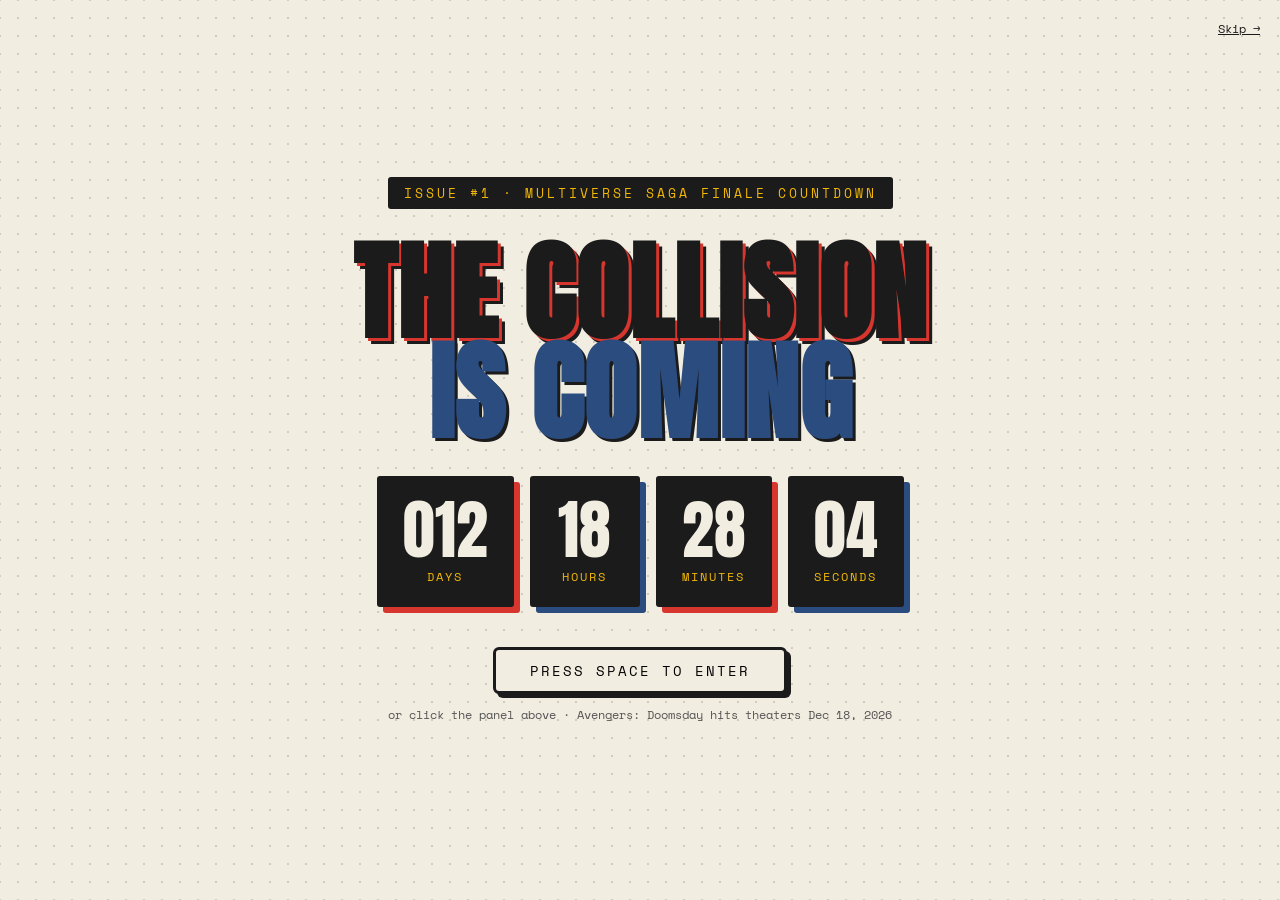
<file: index.html>
<!DOCTYPE html>
<html lang="en">
<head>
<meta charset="UTF-8">
<meta name="viewport" content="width=device-width, initial-scale=1.0">
<title>PANEL — Countdown to Avengers: Doomsday</title>
<link rel="stylesheet" href="style.css">
</head>
<body>

<a href="tracker.html" class="skip">Skip →</a>

<main class="splash" id="splash">
  <div class="splash-eyebrow">Issue #1 &middot; Multiverse Saga Finale Countdown</div>

  <h1>THE COLLISION<span>IS COMING</span></h1>

  <div class="countdown" aria-live="polite">
    <div class="block">
      <div class="num" id="cd-days">000</div>
      <div class="label">Days</div>
    </div>
    <div class="block">
      <div class="num" id="cd-hours">00</div>
      <div class="label">Hours</div>
    </div>
    <div class="block">
      <div class="num" id="cd-mins">00</div>
      <div class="label">Minutes</div>
    </div>
    <div class="block">
      <div class="num" id="cd-secs">00</div>
      <div class="label">Seconds</div>
    </div>
  </div>

  <div class="enter-prompt">
    <button class="key" id="enterBtn" type="button">PRESS SPACE TO ENTER</button>
    <div class="enter-sub">or click the panel above &middot; Avengers: Doomsday hits theaters Dec 18, 2026</div>
  </div>
</main>

<div class="glitch-overlay" id="glitchOverlay"></div>
<div class="glitch-blackout" id="glitchBlackout"></div>

<script src="script.js"></script>
<script>

  /* =====================================================
     CLOCK SOUND
     ===================================================== */

  let clockAudioCtx = null;
  let clockSoundReady = false;
  let siteEntered = false;
  let tickCount = 0;


  function initClockSound(){

    if(!clockAudioCtx){

      clockAudioCtx =
        new (window.AudioContext || window.webkitAudioContext)();

    }

    if(clockAudioCtx.state === 'suspended'){
      clockAudioCtx.resume();
    }

    clockSoundReady = true;
  }


function playClockTick(){

  if(!clockSoundReady || !clockAudioCtx) return;

  const ctx = clockAudioCtx;
  const now = ctx.currentTime;

  tickCount++;

  /* Real escapement clocks alternate tick/tock at slightly
     different pitches, and no two ticks sound perfectly
     identical — a little randomness sells the illusion. */
  const isTock = tickCount % 2 === 0;
  const jitter = 1 + (Math.random() * 0.06 - 0.03);
  const pitchMul = (isTock ? 0.82 : 1.0) * jitter;


  /* =====================================================
     PRIMARY IMPACT — sharp, tight click
     ===================================================== */

  const bufferSize = Math.floor(ctx.sampleRate * 0.02);
  const buffer = ctx.createBuffer(1, bufferSize, ctx.sampleRate);
  const data = buffer.getChannelData(0);

  for(let i = 0; i < bufferSize; i++){
    const t = i / bufferSize;
    data[i] = (Math.random() * 2 - 1) * Math.pow(1 - t, 9);
  }

  const noise = ctx.createBufferSource();
  noise.buffer = buffer;

  const bandpass = ctx.createBiquadFilter();
  bandpass.type = 'bandpass';
  bandpass.frequency.setValueAtTime(2600 * pitchMul, now);
  bandpass.Q.setValueAtTime(7, now);

  const highpass = ctx.createBiquadFilter();
  highpass.type = 'highpass';
  highpass.frequency.setValueAtTime(900, now);

  const noiseGain = ctx.createGain();
  noiseGain.gain.setValueAtTime(0.0001, now);
  noiseGain.gain.exponentialRampToValueAtTime(0.5, now + 0.0008);
  noiseGain.gain.exponentialRampToValueAtTime(0.0001, now + 0.016);

  noise.connect(bandpass);
  bandpass.connect(highpass);
  highpass.connect(noiseGain);
  noiseGain.connect(ctx.destination);

  noise.start(now);
  noise.stop(now + 0.02);


  /* =====================================================
     RELEASE CLICK — the escapement letting go, a beat later
     ===================================================== */

  const releaseDelay = 0.012 + Math.random() * 0.004;
  const relSize = Math.floor(ctx.sampleRate * 0.012);
  const relBuffer = ctx.createBuffer(1, relSize, ctx.sampleRate);
  const relData = relBuffer.getChannelData(0);

  for(let i = 0; i < relSize; i++){
    const t = i / relSize;
    relData[i] = (Math.random() * 2 - 1) * Math.pow(1 - t, 10);
  }

  const relNoise = ctx.createBufferSource();
  relNoise.buffer = relBuffer;

  const relFilter = ctx.createBiquadFilter();
  relFilter.type = 'bandpass';
  relFilter.frequency.setValueAtTime(3800 * pitchMul, now + releaseDelay);
  relFilter.Q.setValueAtTime(9, now + releaseDelay);

  const relGain = ctx.createGain();
  relGain.gain.setValueAtTime(0.0001, now + releaseDelay);
  relGain.gain.exponentialRampToValueAtTime(0.18, now + releaseDelay + 0.0006);
  relGain.gain.exponentialRampToValueAtTime(0.0001, now + releaseDelay + 0.01);

  relNoise.connect(relFilter);
  relFilter.connect(relGain);
  relGain.connect(ctx.destination);

  relNoise.start(now + releaseDelay);
  relNoise.stop(now + releaseDelay + 0.012);


  /* =====================================================
     METAL / GEAR RESONANCE
     ===================================================== */

  const metal = ctx.createOscillator();
  const metalGain = ctx.createGain();

  metal.type = 'triangle';
  metal.frequency.setValueAtTime(560 * pitchMul, now);
  metal.frequency.exponentialRampToValueAtTime(150 * pitchMul, now + 0.05);

  metalGain.gain.setValueAtTime(0.0001, now);
  metalGain.gain.exponentialRampToValueAtTime(isTock ? 0.2 : 0.14, now + 0.001);
  metalGain.gain.exponentialRampToValueAtTime(0.0001, now + 0.06);

  metal.connect(metalGain);
  metalGain.connect(ctx.destination);

  metal.start(now);
  metal.stop(now + 0.065);


  /* =====================================================
     CASE RESONANCE — a little low-end warmth/body
     ===================================================== */

  const body = ctx.createOscillator();
  const bodyGain = ctx.createGain();

  body.type = 'sine';
  body.frequency.setValueAtTime(180 * pitchMul, now);

  bodyGain.gain.setValueAtTime(0.0001, now);
  bodyGain.gain.exponentialRampToValueAtTime(0.06, now + 0.002);
  bodyGain.gain.exponentialRampToValueAtTime(0.0001, now + 0.09);

  body.connect(bodyGain);
  bodyGain.connect(ctx.destination);

  body.start(now);
  body.stop(now + 0.1);
}

  /* =====================================================
     SPLASH COUNTDOWN
     ===================================================== */

  const countdownElements = {

    days: document.getElementById('cd-days'),

    hours: document.getElementById('cd-hours'),

    mins: document.getElementById('cd-mins'),

    secs: document.getElementById('cd-secs')

  };


  function updateSplashCountdown(){

    const p = getCountdownParts();

    countdownElements.days.textContent =
      String(p.days).padStart(3,'0');

    countdownElements.hours.textContent =
      String(p.hours).padStart(2,'0');

    countdownElements.mins.textContent =
      String(p.mins).padStart(2,'0');

    countdownElements.secs.textContent =
      String(p.secs).padStart(2,'0');
  }


  /*
    THE CLOCK ALWAYS RUNS.

    The visual countdown starts immediately.
    The sound attempts to tick every second.

    If the browser blocks autoplay,
    the first Space/click unlocks the sound.
  */

  updateSplashCountdown();

  setInterval(() => {

    updateSplashCountdown();

    playClockTick();

  }, 1000);


  /* =====================================================
     TWO-STEP ENTER SYSTEM
     ===================================================== */

  const enterBtn =
    document.getElementById('enterBtn');

  const enterSub =
    document.querySelector('.enter-sub');


  /*
    FIRST SPACE / CLICK

    Unlock audio.
    Do NOT leave the page.
  */

  function firstInteraction(){

    if(clockSoundReady) return;

    initClockSound();

    // Immediate audible tick after unlocking
    playClockTick();


    enterBtn.textContent =
      'CLOCK ACTIVE — PRESS SPACE AGAIN';

    enterSub.textContent =
      'The countdown is running · press SPACE again to enter';


    document
      .getElementById('splash')
      .classList.add('clock-active');
  }


  /*
    SECOND SPACE / CLICK

    Leave splash and enter tracker.
  */

  function enterSite(){

    if(siteEntered) return;

    siteEntered = true;

    const splash = document.getElementById('splash');
    const overlay = document.getElementById('glitchOverlay');
    const blackout = document.getElementById('glitchBlackout');

    const reduceMotion =
      window.matchMedia &&
      window.matchMedia('(prefers-reduced-motion: reduce)').matches;

    if(reduceMotion){
      splash.style.transition = 'opacity .3s ease';
      splash.style.opacity = '0';
      setTimeout(() => { window.location.href = 'tracker.html'; }, 300);
      return;
    }

    splash.classList.add('glitching');
    overlay.classList.add('active');

    setTimeout(() => {
      blackout.classList.add('active');
    }, 380);

    setTimeout(() => {
      window.location.href = 'tracker.html';
    }, 520);
  }


  /*
    Decide what Space / Click means.
  */

  function handleEnter(){

    // First interaction = start/unlock clock
    if(!clockSoundReady){

      firstInteraction();

      return;
    }


    // Second interaction = enter tracker
    enterSite();
  }


  /* =====================================================
     BUTTON
     ===================================================== */

  enterBtn.addEventListener(
    'click',
    handleEnter
  );


  /* =====================================================
     SPACE KEY
     ===================================================== */

  document.addEventListener(
    'keydown',
    function(e){

      if(e.code !== 'Space') return;

      e.preventDefault();

      handleEnter();

    }
  );

</script>
</body>
</html>
</file>
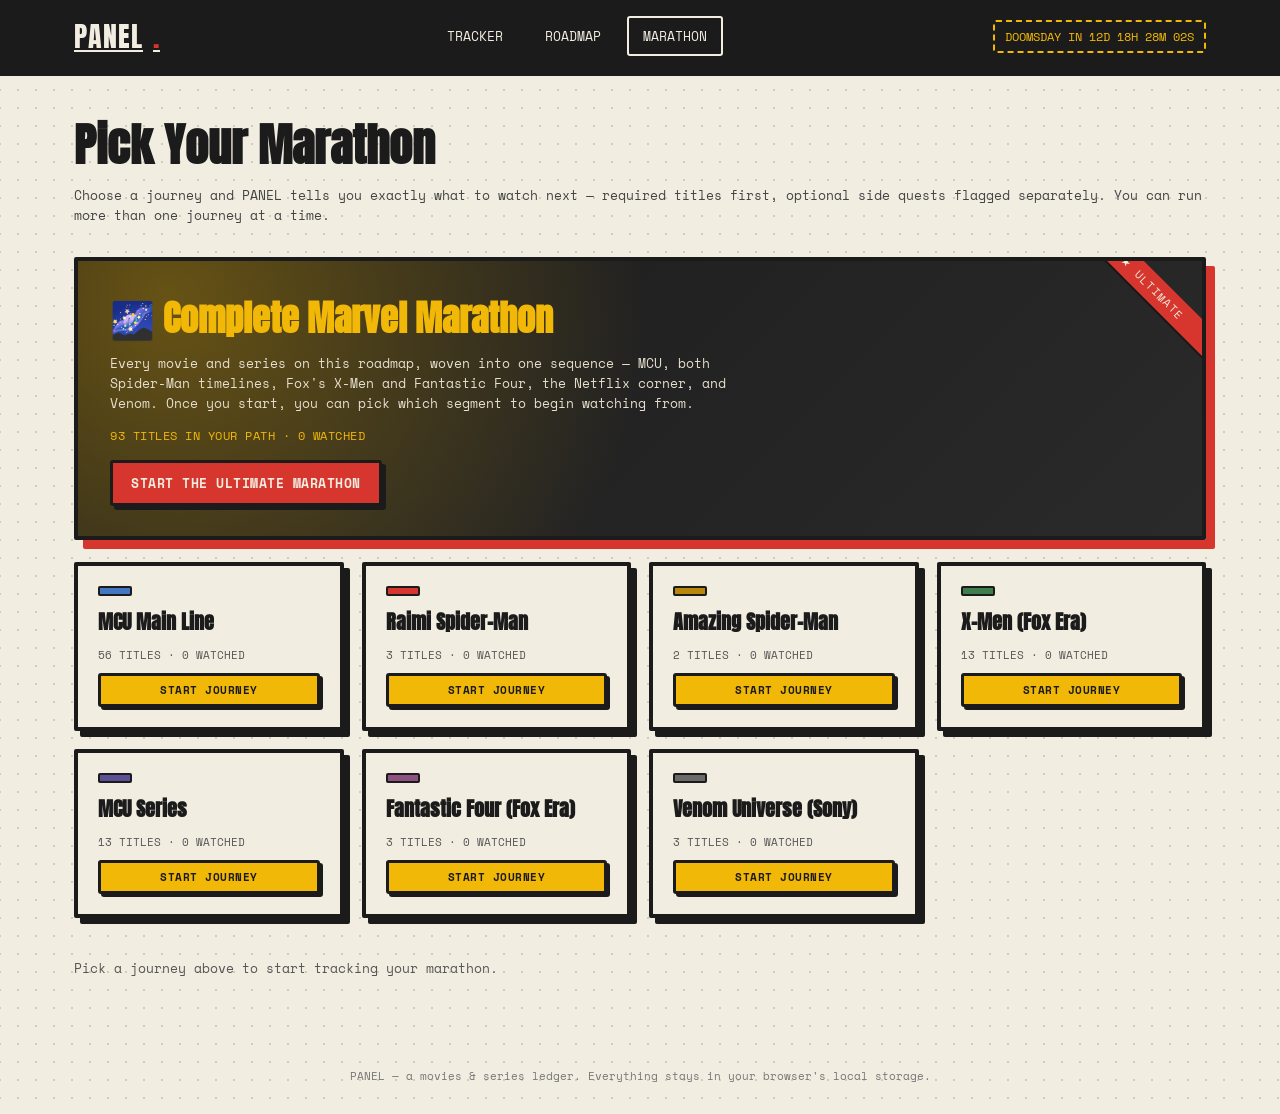
<file: marathon.html>
<!DOCTYPE html>
<html lang="en">
<head>
<meta charset="UTF-8">
<meta name="viewport" content="width=device-width, initial-scale=1.0">
<title>PANEL — Marathon</title>
<link rel="stylesheet" href="style.css">
</head>
<body>

<nav class="topnav">
  <div class="wrap">
    <a href="index.html" class="brand">PANEL<span class="dot">.</span></a>
    <div class="navlinks">
      <a href="tracker.html"
        onclick="navigateWithTransition('tracker.html'); return false;">
        TRACKER
      </a>

      <a href="roadmap.html"
        onclick="navigateWithTransition('roadmap.html'); return false;">
        ROADMAP
      </a>

      <a href="marathon.html"
        onclick="navigateWithTransition('marathon.html'); return false;">
        MARATHON
      </a>
    </div>
    <div class="mini-countdown" id="miniCountdown">Doomsday in ...</div>
  </div>
</nav>

<div class="wrap">

  <section class="hero-strip">
    <h2>Pick Your Marathon</h2>
    <p>Choose a journey and PANEL tells you exactly what to watch next — required titles first, optional side quests flagged separately. You can run more than one journey at a time.</p>
  </section>

  <div class="marathon-special panel" id="marathonSpecialCard"></div>

  <div class="journey-grid" id="journeyGrid"></div>

  <div id="activeJourneys"></div>

</div>

<footer>PANEL — a movies &amp; series ledger. Everything stays in your browser's local storage.</footer>

<script src="roadmap-data.js"></script>
<script src="script.js"></script>
<script>
startMiniCountdown(document.getElementById('miniCountdown'));

function esc(str){
  const div = document.createElement('div');
  div.textContent = str || '';
  return div.innerHTML;
}

/* ---------------- selection persistence ---------------- */
const MARATHON_KEY = 'panel_marathon_journeys';

function loadMarathonSelection(){
  try{
    const raw = localStorage.getItem(MARATHON_KEY);
    if(!raw) return new Set();
    const arr = JSON.parse(raw);
    return new Set(Array.isArray(arr) ? arr.filter(k => k === 'all' || ROADMAP_TIMELINES[k]) : []);
  }catch(e){
    return new Set();
  }
}
function saveMarathonSelection(){
  try{
    localStorage.setItem(MARATHON_KEY, JSON.stringify([...marathonSelection]));
  }catch(e){
    console.error('Could not save journey selection', e);
  }
}
const marathonSelection = loadMarathonSelection();

/* tracks which "complete but has side quests" journeys the user has
   expanded to see the leftover optional titles */
const expandedSideQuests = new Set();

/* ---------------- expanded MCU trunk (TRACK_A before Endgame) ---------------- */
/*
  The visual roadmap trunk is intentionally condensed (tentpoles only).
  For marathon purposes we want the full Phase 1–3 lineup — TRACK_A has
  every movie including the side entries — then rejoin the regular trunk
  starting at Endgame so Phase 4 onward is unaffected.
*/
function buildExpandedMcuItems(){
  const trackA = ROADMAP_DATA.TRACK_A || [];
  const trunk = ROADMAP_TIMELINES.mcu.items;

  const endgameIdxA = trackA.findIndex(it => it.title === 'Avengers: Endgame');
  const preEndgame = endgameIdxA === -1 ? trackA : trackA.slice(0, endgameIdxA);

  const endgameIdxTrunk = trunk.findIndex(it => it.title === 'Avengers: Endgame');
  const fromEndgame = endgameIdxTrunk === -1 ? trunk : trunk.slice(endgameIdxTrunk);

  return [...preEndgame, ...fromEndgame];
}

const MCU_EXPANDED_ITEMS = buildExpandedMcuItems();

/* Timelines as used on this page — mirrors ROADMAP_TIMELINES but swaps
   the MCU entry for the expanded (TRACK_A-backed) version above, since
   both the individual MCU journey and the Ultimate Marathon should use it. */
const MARATHON_TIMELINES = {
  ...ROADMAP_TIMELINES,
  mcu: {
    ...ROADMAP_TIMELINES.mcu,
    items: MCU_EXPANDED_ITEMS
  }
};

const ALL_BRANCH_KEYS = Object.keys(MARATHON_TIMELINES);

/* ---------------- which segment the Ultimate Marathon starts from ---------------- */
/*
  The Ultimate Marathon always includes every branch — there's no more
  picking parts in/out before starting. Instead, each item in the merged
  sequence is tagged with the branch it came from (_segment), and the
  person can choose which segment to START from (e.g. "X-Men" instead
  of "MCU"). Everything from that segment's first appearance onward is
  included, in the same merged order as always.
*/
const START_SEGMENT_KEY = 'panel_marathon_start_segment';

function loadStartSegment(){
  try{
    const raw = localStorage.getItem(START_SEGMENT_KEY);
    return (raw && ALL_BRANCH_KEYS.includes(raw)) ? raw : 'mcu';
  }catch(e){
    return 'mcu';
  }
}
function saveStartSegment(){
  try{
    localStorage.setItem(START_SEGMENT_KEY, marathonStartSegment);
  }catch(e){
    console.error('Could not save marathon start segment', e);
  }
}
let marathonStartSegment = loadStartSegment();

/* ---------------- the "complete everything" combined journey ---------------- */
/*
  Not a plain concatenation of every branch — the crossover movies get
  their prerequisite branches slotted in right before them, so the
  marathon actually plays out in the order the movies expect:
    - Raimi trilogy + Amazing Spider-Man + the first two Venom movies,
      right before "No Way Home"
    - Fox's X-Men saga + the original two Fox Fantastic Four movies,
      right before "Deadpool & Wolverine"
  Everything else (the Netflix corner, Venom: The Last Dance, the 2015
  Fantastic Four reboot) is tacked on at the end since nothing in the
  trunk depends on it. Every item is tagged with which branch it came
  from (_segment) so a chosen starting point can be located afterward.
*/
function tagSegment(items, seg){
  return items.map(it => ({...it, _segment: seg}));
}

function buildCompleteMarathonItems(){
  const trunk = tagSegment(MARATHON_TIMELINES.mcu.items, 'mcu');
  const raimi = tagSegment(MARATHON_TIMELINES.raimi.items, 'raimi');
  const amazing = tagSegment(MARATHON_TIMELINES.amazing.items, 'amazing');
  const xmen = tagSegment(MARATHON_TIMELINES.xmen.items, 'xmen');
  const four = tagSegment(MARATHON_TIMELINES.four.items, 'four');
  const venom = tagSegment(MARATHON_TIMELINES.venom.items, 'venom');
  const series = tagSegment(MARATHON_TIMELINES.series.items, 'series');

  const spiderBlock = [...raimi, ...amazing, ...venom.slice(0, 2)];
  const mutantBlock = [...xmen, ...four.slice(0, 2)];
  const leftovers = [...series, ...venom.slice(2), ...four.slice(2)];

  /* Only these titles may move to the front when their branch is selected.
     Later branch entries stay at their canonical crossover position. */
  const startFrontTitles = new Set([
    ...raimi.map(item => item.title),
    ...amazing.map(item => item.title),
    ...xmen.map(item => item.title),
    ...series.map(item => item.title),
    ...venom.slice(0, 2).map(item => item.title),
    ...four.slice(0, 2).map(item => item.title)
  ]);

  const ordered = [];
  trunk.forEach(item => {
    if(item.title === 'Spider-Man: No Way Home') ordered.push(...spiderBlock);
    if(item.title === 'Deadpool & Wolverine') ordered.push(...mutantBlock);
    ordered.push(item);
  });

  const complete = [...ordered, ...leftovers];

  return complete.map(item => ({
    ...item,
    _startFromFront: startFrontTitles.has(item.title)
  }));
}

function getTimelineByKey(key){

  /* Normal individual journeys stay exactly as they are */
  if(key !== 'all'){
    return MARATHON_TIMELINES[key];
  }


  /* =========================================================
     COMPLETE MARVEL MARATHON
     
     The selected branch decides where the user STARTS.

     BUT:
     We still keep the complete crossover order afterwards.

     Example:

     Start X-Men
       ↓
     X-Men branch
       ↓
     MCU main line
       ↓
     Spider-Man / Amazing Spider-Man / Venom
       ↓
     No Way Home
       ↓
     MCU
       ↓
     X-Men/Fantastic Four crossover requirements
       ↓
     Deadpool & Wolverine
       ↓
     remaining MCU / branches
  ========================================================= */

  const full = buildCompleteMarathonItems();

  const selectedSegment = marathonStartSegment;


  /* If MCU is selected, just use the normal complete order */
  if(selectedSegment === 'mcu'){
    return {
      label: 'Complete Marvel Marathon',
      color: 'var(--red)',
      items: full
    };
  }


  /*
     Get every title belonging to the selected branch.

     These will be moved to the FRONT of the marathon,
     because that is where the user chose to begin.
  */
/* =========================================================
   START-SEGMENT ORDERING
   =========================================================

   The selected timeline does NOT simply get dumped at the
   beginning in whatever order roadmap-data.js happens to use.

   Instead, we define the correct starting sequence for each
   branch and then allow the complete marathon dependency
   order to continue normally.
*/

/* =========================================================
   BUILD THE MARATHON FROM THE SELECTED START
   ========================================================= */

const selectedBranch = full.filter(item =>
    item._segment === selectedSegment && item._startFromFront
  );

  const selectedTitles = new Set(
    selectedBranch.map(item => (item.title || '').trim().toLowerCase())
  );

  const remaining = full.filter(item =>
    !selectedTitles.has((item.title || '').trim().toLowerCase())
  );

  const finalItems = [];
  const seenTitles = new Set();

  function addUnique(item){
    const key = (item.title || '').trim().toLowerCase();
    if(!key || seenTitles.has(key)) return;
    seenTitles.add(key);
    finalItems.push(item);
  }

  /* Selected branch prefix first; everything else keeps canonical order. */
  selectedBranch.forEach(addUnique);
  remaining.forEach(addUnique);


  return {
    label: 'Complete Marvel Marathon',
    color: 'var(--red)',
    items: finalItems
  };
}

/* ---------------- journey progress logic ---------------- */
function getJourneyStatus(list, statusByTitle){
  let completedCount = 0;
  let requiredTotal = 0;
  let requiredDone = 0;
  let nextRequired = null;
  let nextRequiredIdx = list.length;

  list.forEach((it, idx) => {
    const status = statusByTitle[(it.title || '').trim().toLowerCase()];
    const done = status === 'completed';
    if(done) completedCount++;
    if(!it.optional){
      requiredTotal++;
      if(done) requiredDone++;
    }
    if(!done && !it.optional && nextRequired === null){
      nextRequired = it;
      nextRequiredIdx = idx;
    }
  });

  // A side quest only becomes a suggestion once the marathon has actually
  // reached its spot in the sequence — i.e. it sits before the next
  // required title still to be watched, not just anywhere later on.
  let nextSideQuest = null;
  for(let idx = 0; idx < nextRequiredIdx; idx++){
    const it = list[idx];
    if(!it.optional) continue;
    const status = statusByTitle[(it.title || '').trim().toLowerCase()];
    if(status !== 'completed'){
      nextSideQuest = it;
      break;
    }
  }

  const optionalRemaining = list.filter(it =>
    it.optional && statusByTitle[(it.title || '').trim().toLowerCase()] !== 'completed'
  );

  return {
    completedCount,
    nextRequired,
    nextSideQuest,
    requiredComplete: requiredTotal > 0 && requiredDone === requiredTotal,
    optionalRemaining,
    complete: list.length > 0 && completedCount === list.length
  };
}

function findJourneyItem(key, title){
  const timeline = getTimelineByKey(key);
  const list = (timeline && timeline.items) || [];
  return list.find(it => it.title === title);
}

function markMarathonWatched(item, key){
  const items = loadItems();
  const existing = items.find(i => i.title.trim().toLowerCase() === item.title.trim().toLowerCase());
  if(existing){
    updateItem(existing.id, {status: 'completed'});
  } else {
    const timeline = getTimelineByKey(key);
    addItem({
      title: item.title,
      year: item.year || '',
      type: item.type || 'movie',
      genre: 'MCU',
      status: 'completed',
      poster: '',
      season: '',
      episode: '',
      rating: 0,
      notes: `Marathon: ${item.universe || (timeline && timeline.label) || ''}`
    });
  }
  showToast(`Marked "${item.title}" watched`);
  renderSpecialCard();
  renderJourneyPicker();
  renderActiveJourneys();
}

/* ---------------- rendering ---------------- */
function renderSpecialCard(){
  const card = document.getElementById('marathonSpecialCard');
  const selected = marathonSelection.has('all');
  const allTimeline = getTimelineByKey('all');
  const items = loadItems();
  const done = allTimeline.items.filter(it =>
    items.some(i => i.status === 'completed' && i.title.trim().toLowerCase() === (it.title || '').trim().toLowerCase())
  ).length;

  card.classList.toggle('selected', selected);
  card.innerHTML = `
    <h3>🌌 Complete Marvel Marathon</h3>
    <p>Every movie and series on this roadmap, woven into one sequence — MCU, both Spider-Man timelines, Fox's X-Men and Fantastic Four, the Netflix corner, and Venom. Once you start, you can pick which segment to begin watching from.</p>
    <div class="journey-count">${allTimeline.items.length} titles in your path &middot; ${done} watched</div>
    <button class="btn ${selected ? 'btn-red' : ''}" type="button" data-toggle-journey="all">
      ${selected ? 'Leave Marathon' : 'Start the Ultimate Marathon'}
    </button>
  `;
}

function renderJourneyPicker(){
  const grid = document.getElementById('journeyGrid');
  grid.innerHTML = Object.entries(MARATHON_TIMELINES).map(([key, timeline]) => {
    const selected = marathonSelection.has(key);
    const list = timeline.items || [];
    const done = list.filter(it => {
      const items = loadItems();
      return items.some(i => i.status === 'completed' && i.title.trim().toLowerCase() === (it.title || '').trim().toLowerCase());
    }).length;
    return `
      <div class="panel journey-card ${selected ? 'selected' : ''}">
        <div class="journey-swatch" style="background:${timeline.color}"></div>
        <h4>${esc(timeline.label)}</h4>
        <div class="journey-count">${list.length} titles &middot; ${done} watched</div>
        <button class="btn btn-sm ${selected ? 'btn-red' : ''}" type="button" data-toggle-journey="${key}">
          ${selected ? 'Leave Journey' : 'Start Journey'}
        </button>
      </div>
    `;
  }).join('');
}

function buildJourneyListHtml(list, statusByTitle, nextRequiredTitle, nextSideQuestTitle){
  return list.map(it => {
    const status = statusByTitle[(it.title || '').trim().toLowerCase()];
    const done = status === 'completed';
    const isCurrent = !done && it.title === nextRequiredTitle;
    const isSideQuest = !done && it.optional && it.title === nextSideQuestTitle;

    let cls = 'journey-row';
    let icon = '○';
    let tag = '';

    if(done){
      cls += ' completed';
      icon = '✓';
    } else if(isCurrent){
      cls += ' current';
      icon = '▶';
      tag = '<span class="jr-tag">UP NEXT</span>';
    } else if(it.optional){
      cls += ' side-quest';
      icon = '★';
      tag = isSideQuest ? '<span class="jr-tag">SIDE QUEST</span>' : '<span class="jr-tag">OPTIONAL</span>';
    }

    return `
      <div class="${cls}">
        <span class="jr-icon">${icon}</span>
        <span class="jr-title">${esc(it.title)}</span>
        <span class="jr-year">${esc(it.year || '')}</span>
        ${tag}
      </div>
    `;
  }).join('');
}

function upNextCardHtml(key, item, isSideQuest){
  const payload = `${key}::${item.title}`;
  const displayTitle = (item.title && item.title.trim()) ? esc(item.title) : 'Untitled';
  return `
    <div class="up-next-card panel ${isSideQuest ? 'side-quest' : ''}">
      <div class="kicker">${isSideQuest ? 'Side Quest · Optional' : 'Up Next'}</div>
      <h4>${displayTitle}</h4>
      <p>${esc(item.year || '')} ${item.type === 'series' ? '· Series' : '· Movie'}${isSideQuest ? ' — skippable, you won\u2019t lose the thread without it.' : ''}</p>
      <div class="btn-row">
        <button class="btn btn-sm" type="button" data-watched="${esc(payload)}">✓ Mark Watched</button>
        <button class="btn btn-sm btn-ghost" type="button" data-addwant="${esc(payload)}">+ Add to Tracker</button>
      </div>
    </div>
  `;
}

function renderActiveJourneys(){
  const container = document.getElementById('activeJourneys');
  const keys = [...marathonSelection];

  if(!keys.length){
    container.innerHTML = `
      <p style="font-family:var(--font-mono); font-size:13px; color:#555; margin:10px 0 60px;">
        Pick a journey above to start tracking your marathon.
      </p>
    `;
    return;
  }

  const items = loadItems();
  const statusByTitle = {};
  items.forEach(i => { statusByTitle[i.title.trim().toLowerCase()] = i.status; });

  // the ultimate combined marathon always runs at the top of the list
  const orderedKeys = keys.slice().sort((a, b) => (a === 'all' ? -1 : b === 'all' ? 1 : 0));

  container.innerHTML = orderedKeys.map(key => {
    const timeline = getTimelineByKey(key);
    if(!timeline) return '';
    const isSpecial = key === 'all';
    const list = timeline.items || [];
    const st = getJourneyStatus(list, statusByTitle);
    const pct = list.length ? Math.round((st.completedCount / list.length) * 100) : 0;

    const segmentPickerHtml = isSpecial ? `
      <div class="segment-picker">
        <span class="segment-picker-label">Start from:</span>
        ${ALL_BRANCH_KEYS.map(k => `
          <button type="button" class="segment-btn ${marathonStartSegment === k ? 'active' : ''}" data-set-start-segment="${k}">${esc(MARATHON_TIMELINES[k].label)}</button>
        `).join('')}
      </div>
    ` : '';

    let upNextHtml;
    if(st.requiredComplete){
      if(st.complete){
        upNextHtml = `<div class="journey-complete-banner">🏆 ${esc(timeline.label)}: Complete</div>`;
      } else {
        const expanded = expandedSideQuests.has(key);
        const n = st.optionalRemaining.length;
        upNextHtml = `
          <div class="journey-complete-banner with-prompt">
            <span>🏆 ${esc(timeline.label)}: Complete</span>
            <button class="btn btn-sm btn-ghost" type="button" data-toggle-sidequests="${key}">
              ${expanded ? 'Hide Side Quests' : `Wanna finish the ${n} side quest${n === 1 ? '' : 's'}?`}
            </button>
          </div>
          ${expanded ? `<div class="up-next-row">${st.optionalRemaining.map(it => upNextCardHtml(key, it, true)).join('')}</div>` : ''}
        `;
      }
    } else {
      const cards = [];
      if(st.nextRequired) cards.push(upNextCardHtml(key, st.nextRequired, false));
      if(st.nextSideQuest) cards.push(upNextCardHtml(key, st.nextSideQuest, true));
      upNextHtml = `<div class="up-next-row">${cards.join('')}</div>`;
    }

    return `
      <section class="journey-section${isSpecial ? ' journey-section-special' : ''}">
        <div class="journey-section-head">
          <h3>${isSpecial ? '🌌 ' : ''}${esc(timeline.label)}</h3>
          <button class="btn btn-sm btn-ghost" type="button" data-toggle-journey="${key}">${isSpecial ? 'Leave Ultimate Marathon' : 'Leave Journey'}</button>
        </div>
        <div class="journey-progress-track">
          <div class="journey-progress-fill" style="width:${pct}%; background:${timeline.color};"></div>
        </div>
        <div class="journey-progress-label">${st.completedCount} / ${list.length} watched (${pct}%)</div>
        ${segmentPickerHtml}
        ${upNextHtml}

        <details class="saga panel" style="margin-top:16px;">
          <summary>Full ${esc(timeline.label)} list</summary>
          <div class="journey-list" style="margin-top:14px;">
            ${buildJourneyListHtml(list, statusByTitle, st.nextRequired && st.nextRequired.title, st.nextSideQuest && st.nextSideQuest.title)}
          </div>
        </details>
      </section>
    `;
  }).join('');
}

/* ---------------- events ---------------- */
document.addEventListener('click', (e) => {
  const setSegBtn = e.target.closest('[data-set-start-segment]');
  if(setSegBtn){
    marathonStartSegment = setSegBtn.dataset.setStartSegment;
    saveStartSegment();
    renderSpecialCard();
    renderActiveJourneys();
    return;
  }

  const toggleBtn = e.target.closest('[data-toggle-journey]');
  if(toggleBtn){
    const key = toggleBtn.dataset.toggleJourney;
    if(marathonSelection.has(key)) marathonSelection.delete(key);
    else marathonSelection.add(key);
    saveMarathonSelection();
    renderSpecialCard();
    renderJourneyPicker();
    renderActiveJourneys();
    return;
  }

  const toggleSQBtn = e.target.closest('[data-toggle-sidequests]');
  if(toggleSQBtn){
    const key = toggleSQBtn.dataset.toggleSidequests;
    if(expandedSideQuests.has(key)) expandedSideQuests.delete(key);
    else expandedSideQuests.add(key);
    renderActiveJourneys();
    return;
  }

  const watchedBtn = e.target.closest('[data-watched]');
  if(watchedBtn){
    const [key, title] = watchedBtn.dataset.watched.split('::');
    const item = findJourneyItem(key, title);
    if(item) markMarathonWatched(item, key);
    return;
  }

  const addWantBtn = e.target.closest('[data-addwant]');
  if(addWantBtn){
    const [key, title] = addWantBtn.dataset.addwant.split('::');
    const item = findJourneyItem(key, title);
    if(item){
      quickAddFromRoadmap(item.title, item.year, item.type, item.universe);
      renderActiveJourneys();
    }
    return;
  }
});

/* ---------------- init ---------------- */
renderSpecialCard();
renderJourneyPicker();
renderActiveJourneys();

document.body.classList.add('page-transition-in');
setTimeout(() => {
  document.body.classList.remove('page-transition-in');
}, 350);
</script>
</body>
</html>
</file>
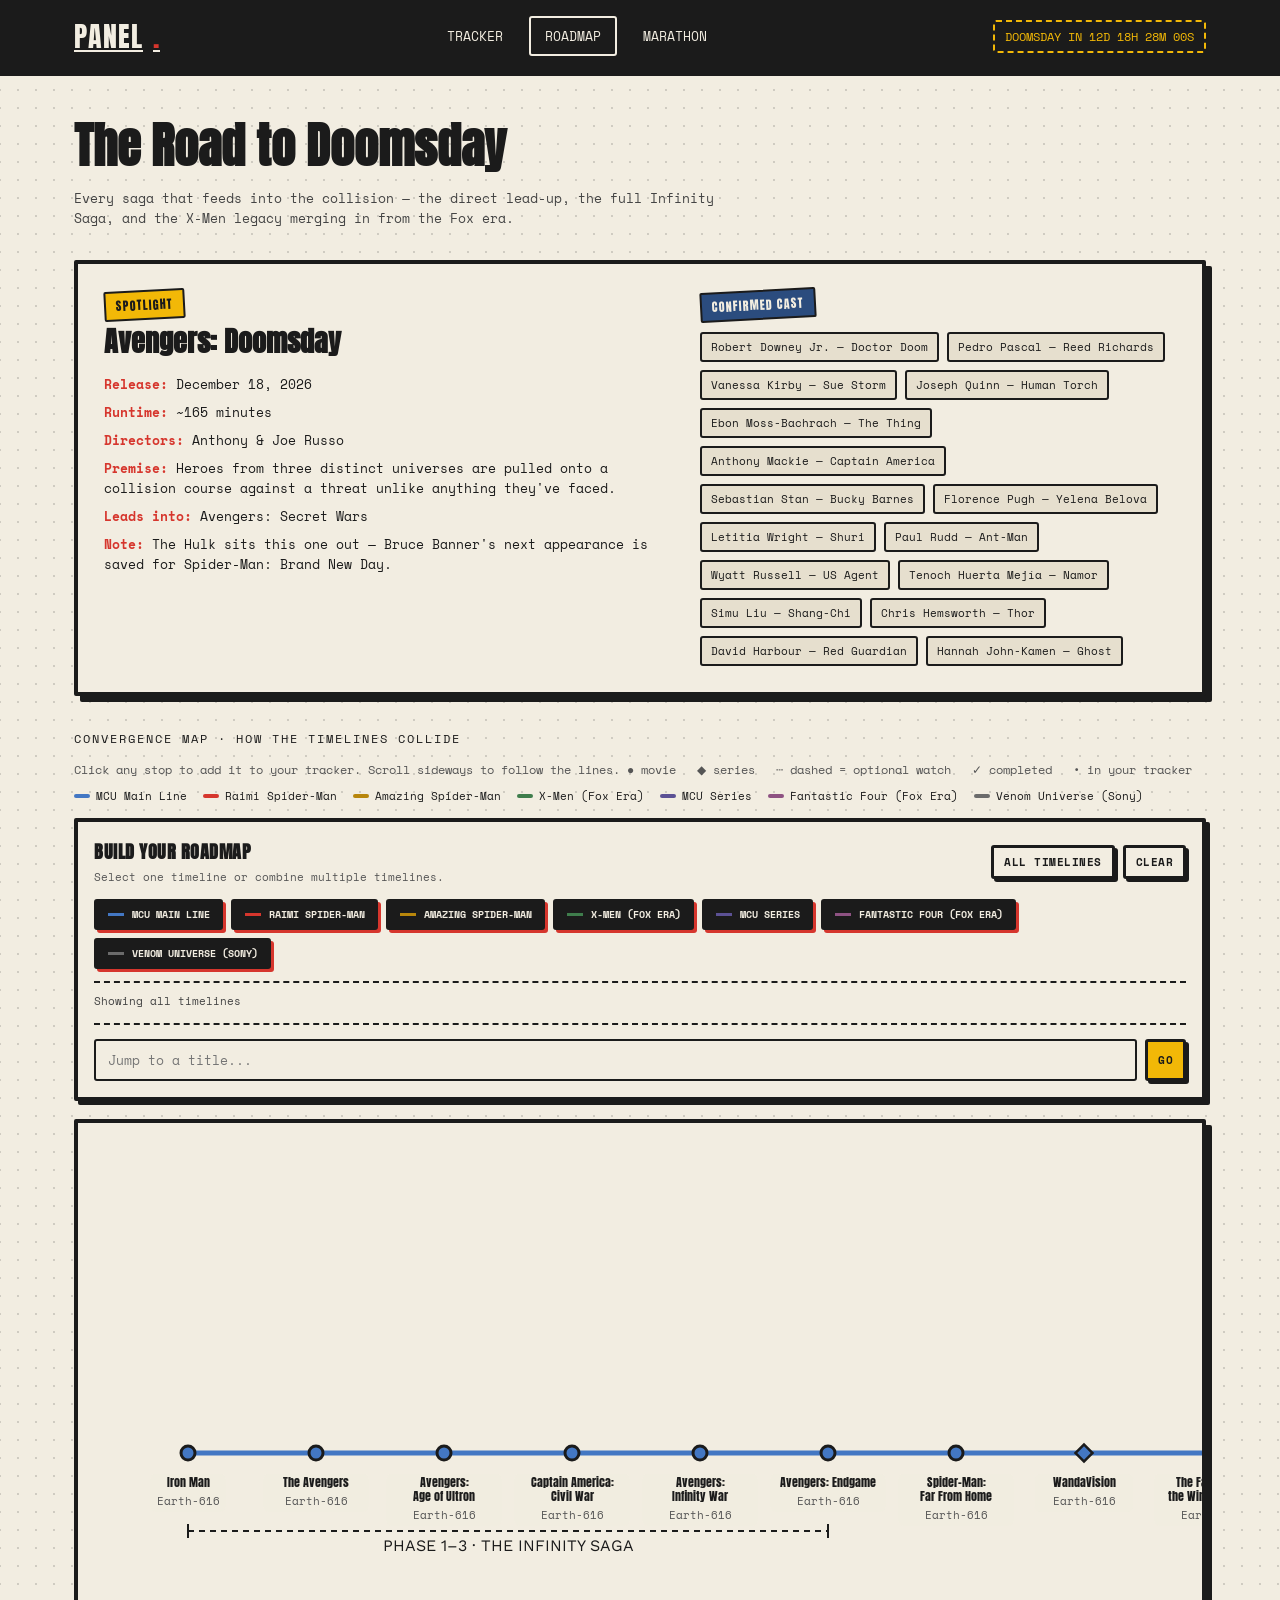
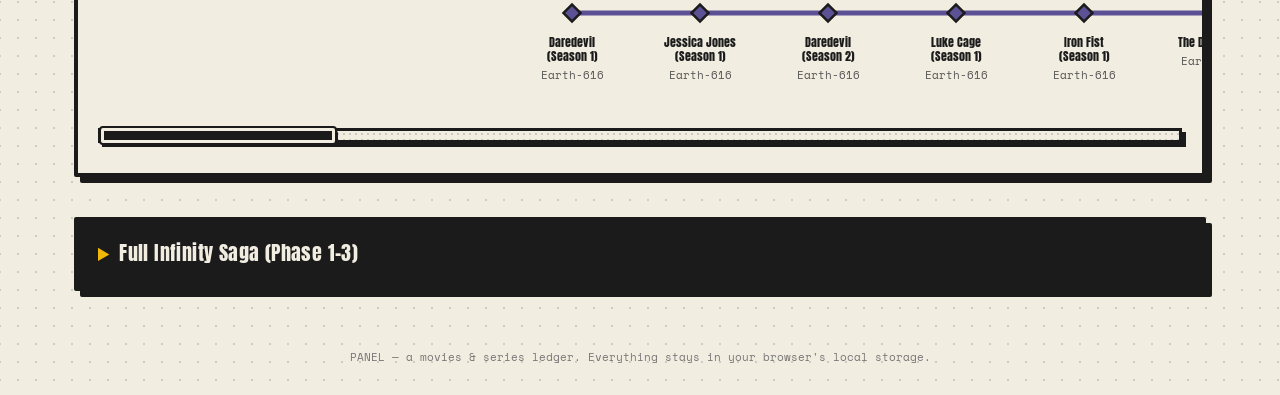
<file: roadmap.html>
<!DOCTYPE html>
<html lang="en">
<head>
<meta charset="UTF-8">
<meta name="viewport" content="width=device-width, initial-scale=1.0">
<title>PANEL — Roadmap to Avengers: Doomsday</title>
<link rel="stylesheet" href="style.css">
</head>
<body>

<nav class="topnav">
  <div class="wrap">
    <a href="index.html" class="brand">PANEL<span class="dot">.</span></a>
    <div class="navlinks">
      <a href="tracker.html"
        onclick="navigateWithTransition('tracker.html'); return false;">
        TRACKER
      </a>

      <a href="roadmap.html"
        onclick="navigateWithTransition('roadmap.html'); return false;">
        ROADMAP
      </a>

      <a href="marathon.html"
        onclick="navigateWithTransition('marathon.html'); return false;">
        MARATHON
      </a>
    </div>
    <div class="mini-countdown" id="miniCountdown">Doomsday in ...</div>
  </div>
</nav>

<div class="wrap">

  <section class="roadmap-hero">
    <h2>The Road to Doomsday</h2>
    <p>Every saga that feeds into the collision — the direct lead-up, the full Infinity Saga, and the X-Men legacy merging in from the Fox era.</p>
  </section>

  <section class="spotlight panel">
    <div>
      <div class="stamp watching">Spotlight</div>
      <h3>Avengers: Doomsday</h3>
      <ul class="fact-list">
        <li><b>Release:</b> December 18, 2026</li>
        <li><b>Runtime:</b> ~165 minutes</li>
        <li><b>Directors:</b> Anthony &amp; Joe Russo</li>
        <li><b>Premise:</b> Heroes from three distinct universes are pulled onto a collision course against a threat unlike anything they've faced.</li>
        <li><b>Leads into:</b> Avengers: Secret Wars</li>
        <li><b>Note:</b> The Hulk sits this one out — Bruce Banner's next appearance is saved for Spider-Man: Brand New Day.</li>
      </ul>
    </div>
    <div>
      <div class="stamp completed" style="color:#F2EDE1;">Confirmed Cast</div>
      <div class="cast-list">
        <span class="cast-chip">Robert Downey Jr. — Doctor Doom</span>
        <span class="cast-chip">Pedro Pascal — Reed Richards</span>
        <span class="cast-chip">Vanessa Kirby — Sue Storm</span>
        <span class="cast-chip">Joseph Quinn — Human Torch</span>
        <span class="cast-chip">Ebon Moss-Bachrach — The Thing</span>
        <span class="cast-chip">Anthony Mackie — Captain America</span>
        <span class="cast-chip">Sebastian Stan — Bucky Barnes</span>
        <span class="cast-chip">Florence Pugh — Yelena Belova</span>
        <span class="cast-chip">Letitia Wright — Shuri</span>
        <span class="cast-chip">Paul Rudd — Ant-Man</span>
        <span class="cast-chip">Wyatt Russell — US Agent</span>
        <span class="cast-chip">Tenoch Huerta Mejía — Namor</span>
        <span class="cast-chip">Simu Liu — Shang-Chi</span>
        <span class="cast-chip">Chris Hemsworth — Thor</span>
        <span class="cast-chip">David Harbour — Red Guardian</span>
        <span class="cast-chip">Hannah John-Kamen — Ghost</span>
      </div>
    </div>
  </section>

  <div class="strip-label">Convergence Map &middot; How the timelines collide</div>
  <div class="map-hint">Click any stop to add it to your tracker. Scroll sideways to follow the lines. ● movie &nbsp; ◆ series &nbsp; ┄ dashed = optional watch &nbsp; ✓ completed &nbsp; • in your tracker</div>
  <div class="map-legend">
    <span><i style="background:var(--track-mcu)"></i>MCU Main Line</span>
    <span><i style="background:var(--track-raimi)"></i>Raimi Spider-Man</span>
    <span><i style="background:var(--track-amazing)"></i>Amazing Spider-Man</span>
    <span><i style="background:var(--track-xmen)"></i>X-Men (Fox Era)</span>
    <span><i style="background:var(--track-mcu_series)"></i>MCU Series</span>
    <span><i style="background:var(--track-four)"></i>Fantastic Four (Fox Era)</span>
    <span><i style="background:var(--track-venom)"></i>Venom Universe (Sony)</span>
  </div>

  <div class="roadmap-selector panel" aria-label="Timeline selector">
    <div class="roadmap-selector-head">
      <div class="roadmap-selector-title">
        <strong>BUILD YOUR ROADMAP</strong>
        <span>Select one timeline or combine multiple timelines.</span>
      </div>
      <div class="roadmap-selector-actions">
        <button type="button" class="btn btn-sm btn-ghost" id="roadmapSelectAll">ALL TIMELINES</button>
        <button type="button" class="btn btn-sm btn-ghost" id="roadmapClearAll">CLEAR</button>
      </div>
    </div>
    <div class="roadmap-timeline-buttons" id="roadmapTimelineButtons"></div>
    <div class="roadmap-selection-status" id="roadmapSelectionStatus"></div>

    <div class="map-search">
      <input type="text" id="mapSearchInput" list="mapTitleList" placeholder="Jump to a title...">
      <datalist id="mapTitleList"></datalist>
      <button type="button" class="btn btn-sm" id="mapSearchBtn">Go</button>
    </div>
  </div>

  <div class="map-scroll">

      <div class="panel">

        <div class="map-inner" id="mapPanel"></div>

        <div class="comic-scrollbar" id="comicScrollbar">
          <div class="comic-scrollbar-track">
            <div
              class="comic-scrollbar-thumb"
              id="comicScrollbarThumb">
            </div>
          </div>
        </div>

      </div>

    </div>

  <details class="saga panel">
    <summary>Full Infinity Saga (Phase 1–3)</summary>
    <div class="saga-list" id="infinitySaga"></div>
  </details>

</div>

<footer>PANEL — a movies &amp; series ledger. Everything stays in your browser's local storage.</footer>

<script src="script.js"></script>
<script src="roadmap-data.js"></script>
<script>
startMiniCountdown(document.getElementById('miniCountdown'));

/* -------- Convergence map: trunk + branch lines -------- */
const DX = 128, START_X = 90;
const trunkX = i => START_X + i * DX;

const TRUNK = ROADMAP_DATA.TRUNK;
const RAIMI = ROADMAP_DATA.RAIMI;
const AMAZING = ROADMAP_DATA.AMAZING;
const XMEN = ROADMAP_DATA.XMEN;
const DAREDEVIL = ROADMAP_DATA.DAREDEVIL;
const FANTASTIC_FOUR = ROADMAP_DATA.FANTASTIC_FOUR;
const VENOM = ROADMAP_DATA.VENOM;

const MERGE_A_IDX = TRUNK.findIndex(x => x.title === 'Spider-Man: No Way Home');
const MERGE_B_IDX = TRUNK.findIndex(x => x.title === 'Deadpool & Wolverine');
const MERGE_C_IDX = TRUNK.findIndex(x => x.title === 'Daredevil: Born Again');
const MERGE_D_IDX = TRUNK.findIndex(x => x.title === 'The Fantastic Four: First Steps');


const TRUNK_Y = 280, RAIMI_Y = 60, VENOM_Y=220,FANTASTIC_FOUR_Y = 210, AMAZING_Y = 150, XMEN_Y = 420,DAREDEVIL_Y = 440;

function positionTrunk(items){
  return items.map((it, i) => ({...it, x: trunkX(i), y: TRUNK_Y}));
}
function positionBranch(items, mergeX, y){
  const n = items.length;
  return items.map((it, i) => ({...it, x: mergeX - (n - 1 - i) * DX, y}));
}

const trunkPts = positionTrunk(TRUNK);
const raimiPts = positionBranch(RAIMI, trunkX(MERGE_A_IDX), RAIMI_Y);
const amazingPts = positionBranch(AMAZING, trunkX(MERGE_A_IDX), AMAZING_Y);
const xmenPts = positionBranch(XMEN, trunkX(MERGE_B_IDX), XMEN_Y);
const daredevilPts = positionBranch(DAREDEVIL,trunkX(MERGE_A_IDX),DAREDEVIL_Y);
const fantasticFourPts = positionBranch(FANTASTIC_FOUR,trunkX(MERGE_B_IDX),FANTASTIC_FOUR_Y);
const VENOM_START_X = trunkX(MERGE_A_IDX) - 2 * DX;

const venomPts = VENOM.map((item, i) => ({
  ...item,
  x: VENOM_START_X + i * 1.5* DX,
  y: VENOM_Y
}));

const svgWidth = trunkX(TRUNK.length - 1) + 120;
const svgHeight = DAREDEVIL_Y + 100;

const PHASE_END_IDX = TRUNK.findIndex(x => x.title === 'Avengers: Endgame'); // last index covered by the Phase 1-3 bracket
const phaseX1 = trunkX(0), phaseX2 = trunkX(PHASE_END_IDX);
const phaseY = 358;
function venomConnection(fromX, fromY, toX, toY){
  const startY = fromY + 18;
  const midX = (fromX + toX) / 2;

  return `
    M ${fromX} ${startY}
    C ${fromX + 25} ${startY + 35},
      ${midX - 25} ${toY - 45},
      ${toX} ${toY}
  `;
}
function linePath(pts){
  return pts.map((p,i) => `${i===0?'M':'L'} ${p.x} ${p.y}`).join(' ');
}
function mergeCurve(fromX, fromY, toY){
  const midY = (fromY + toY) / 2;
  return `M ${fromX} ${fromY} C ${fromX} ${midY} ${fromX} ${midY} ${fromX} ${toY}`;
}
let roadmapProgressMap = {};

function refreshRoadmapProgressMap(){
  roadmapProgressMap = {};
  loadItems().forEach(it => {
    if(it && it.title){
      roadmapProgressMap[it.title.toLowerCase()] = it.status;
    }
  });
}

function nodesSvg(pts, color, labelAbove, stagger){
  return pts.map((p, i) => {
    const title = p.title.replace(/'/g, "\\'");
    const r = p.hero ? 13 : 7;
    const stag = stagger && (i % 2 === 1);
    const safeDescription = (p.description || '')
      .replace(/\\/g, '\\\\')
      .replace(/'/g, "\\'")
      .replace(/\n/g, ' ');

    const safeMustWatch = JSON.stringify(p.mustWatchBefore || [])
      .replace(/"/g, '&quot;');

    const labelY = p.hero
    ? p.y + 55
    : (
        labelAbove
          ? p.y - 18
          : p.y + 34
      );

    const titleLines = p.lines || [p.title];

    const universeY = labelAbove? labelY - (titleLines.length * 14) - 4: labelY + (titleLines.length * 14) + 4;

    const isSeries = p.type === 'series';
    const isOptional = !!p.optional;
    const dash = isOptional ? ' stroke-dasharray="3 2.5"' : '';

    // Label box dimensions
    const actualBoxWidth = p.hero
      ? 150
      : Math.min(
          116,
          Math.max(
            p.title.length * 7.5,
            p.universe.length * 6.5
          ) + 16
        );
    const boxHeight = p.hero? 70: (titleLines.length > 1 ? 52 : 38);
    const boxY = p.hero? labelY - 16: Math.min(labelY, universeY) - 13;
    const marker = p.hero
        ? ''
        : (
            isSeries
              ? `<rect
                  x="${p.x-6}"
                  y="${p.y-6}"
                  width="12"
                  height="12"
                  transform="rotate(45 ${p.x} ${p.y})"
                  fill="${color}"
                  stroke="var(--ink)"
                  stroke-width="2.5"${dash}/>`
              : `<circle
                  class="node-circle"
                  cx="${p.x}"
                  cy="${p.y}"
                  r="${r}"
                  fill="${color}"
                  stroke="var(--ink)"
                  stroke-width="3"${dash}/>`
          );

    const trackerStatus = roadmapProgressMap[p.title.toLowerCase()];
    const progressBadge = trackerStatus ? `
        <circle
          cx="${p.x + 11}"
          cy="${p.y - 11}"
          r="7.5"
          fill="${trackerStatus === 'completed' ? 'var(--track-mcu)' : 'var(--yellow)'}"
          stroke="var(--ink)"
          stroke-width="1.5"
          class="progress-badge"/>
        ${trackerStatus === 'completed' ? `
        <text x="${p.x + 11}" y="${p.y - 8}" text-anchor="middle" class="progress-badge-check">&#10003;</text>
        ` : ''}
      ` : '';

    return `
      <g class="map-node" data-title="${title}"
        onclick="openRoadmapDetails('${title}', '${p.year}', '${isSeries ? 'series' : 'movie'}', '${p.universe}', ${p.hero ? 'true' : 'false'}, ${isOptional ? 'true' : 'false'},'${safeDescription}',${safeMustWatch})">

        ${p.hero ? `
            <!-- outer comic burst -->
            <circle
              class="doomsday-burst"
              cx="${p.x}"
              cy="${p.y}"
              r="34"
            />

            <!-- yellow impact ring -->
            <circle
              class="doomsday-ring"
              cx="${p.x}"
              cy="${p.y}"
              r="24"
            />

            <!-- black outer ring -->
            <circle
              cx="${p.x}"
              cy="${p.y}"
              r="19"
              fill="var(--ink)"
            />

            <!-- main node -->
            <circle
              class="doomsday-node"
              cx="${p.x}"
              cy="${p.y}"
              r="15"
              stroke="var(--ink)"
              stroke-width="3"
            />

            <!-- highlight -->
            <circle
              cx="${p.x - 5}"
              cy="${p.y - 5}"
              r="4"
              fill="var(--cream)"
              opacity=".7"
            />
          ` : ''}

        ${marker}

        <rect
          class="${p.hero ? 'node-label-bg doomsday-label-bg' : 'node-label-bg'}"
          x="${p.x - actualBoxWidth / 2}"
          y="${boxY}"
          width="${actualBoxWidth}"
          height="${boxHeight}"
          rx="5"
          ry="5"/>

        ${(p.lines || [p.title]).map((line, index) => `
            <text
              class="node-title"
              x="${p.x}"
              y="${labelY + (labelAbove ? -index * 14 : index * 14)}"
              text-anchor="middle">${line}</text>
          `).join('')}

        <text
          class="node-universe"
          x="${p.x}"
          y="${universeY}"
          text-anchor="middle">${p.universe}</text>
        ${isOptional ? `
        <text
          class="node-optional"
          x="${p.x}"
          y="${universeY + 13}"
          text-anchor="middle">optional</text>
        ` : ''}

        ${progressBadge}

      </g>`;
  }).join('');
}

const ROADMAP_LAYERS = {
  mcu: {
    label:'MCU Main Line',
    color:'var(--track-mcu)',
    points:trunkPts,
    drawNodes:() => nodesSvg(trunkPts, 'var(--track-mcu)', false, true)
  },
  raimi: {
    label:'Raimi Spider-Man',
    color:'var(--track-raimi)',
    points:raimiPts,
    drawNodes:() => nodesSvg(raimiPts, 'var(--track-raimi)', true, false)
  },
  amazing: {
    label:'Amazing Spider-Man',
    color:'var(--track-amazing)',
    points:amazingPts,
    drawNodes:() => nodesSvg(amazingPts, 'var(--track-amazing)', true, false)
  },
  xmen: {
    label:'X-Men (Fox Era)',
    color:'var(--track-xmen)',
    points:xmenPts,
    drawNodes:() => nodesSvg(xmenPts, 'var(--track-xmen)', false, false)
  },
  series: {
    label:'MCU Series',
    color:'var(--track-mcu_series)',
    points:daredevilPts,
    drawNodes:() => nodesSvg(daredevilPts, 'var(--track-mcu_series)', false, false)
  },
  four: {
    label:'Fantastic Four (Fox Era)',
    color:'var(--track-four)',
    points:fantasticFourPts,
    drawNodes:() => nodesSvg(fantasticFourPts, 'var(--track-four)', true, false)
  },
  venom: {
    label:'Venom Universe (Sony)',
    color:'var(--track-venom)',
    points:venomPts,
    drawNodes:() => nodesSvg(venomPts, 'var(--track-venom)', true, false)
  }
};

const ROADMAP_SELECTION_KEY = 'panel_roadmap_selection';

function loadSavedRoadmapSelection(){
  try{
    const raw = localStorage.getItem(ROADMAP_SELECTION_KEY);
    if(!raw) return new Set(Object.keys(ROADMAP_LAYERS));
    const arr = JSON.parse(raw);
    const valid = Array.isArray(arr) ? arr.filter(k => ROADMAP_LAYERS[k]) : [];
    return valid.length ? new Set(valid) : new Set(Object.keys(ROADMAP_LAYERS));
  }catch(e){
    return new Set(Object.keys(ROADMAP_LAYERS));
  }
}

function saveRoadmapSelection(){
  try{
    localStorage.setItem(ROADMAP_SELECTION_KEY, JSON.stringify([...roadmapSelection]));
  }catch(e){
    console.error('Could not save timeline selection', e);
  }
}

const roadmapSelection = loadSavedRoadmapSelection();

function roadmapSelected(key){
  return roadmapSelection.has(key);
}

let currentViewMinX = 0;
let currentViewMinY = 0;

function buildRoadmapSvg(){
  const selectedKeys = Object.keys(ROADMAP_LAYERS).filter(roadmapSelected);
  const visiblePoints = selectedKeys.flatMap(key => ROADMAP_LAYERS[key].points);

  if(!visiblePoints.length){
    return `
      <div class="roadmap-empty">
        <strong>NO TIMELINE SELECTED</strong>
        <span>Choose at least one timeline above.</span>
      </div>
    `;
  }

  const minX = Math.min(...visiblePoints.map(p => p.x));
  const maxX = Math.max(...visiblePoints.map(p => p.x));
  const minY = Math.min(...visiblePoints.map(p => p.y));
  const maxY = Math.max(...visiblePoints.map(p => p.y));

  const padX = 90;
  const padY = 90;
  const viewMinX = minX - padX;
  const viewMinY = minY - padY;
  const viewWidth = Math.max(520, maxX - minX + padX * 2);
  const viewHeight = Math.max(260, maxY - minY + padY * 2);

  const paths = [];
  const nodes = [];

  selectedKeys.forEach(key => {
    const layer = ROADMAP_LAYERS[key];

    paths.push(
      `<path d="${linePath(layer.points)}" fill="none" stroke="${layer.color}" stroke-width="5"/>`
    );

    nodes.push(layer.drawNodes());
  });

  // Convergence lines appear only when MCU Main Line is also selected.
  if(roadmapSelected('mcu')){
    if(roadmapSelected('raimi')){
      paths.push(`<path d="${mergeCurve(trunkX(MERGE_A_IDX), RAIMI_Y, TRUNK_Y)}" fill="none" stroke="var(--track-raimi)" stroke-width="5"/>`);
    }

    if(roadmapSelected('amazing')){
      paths.push(`<path d="${mergeCurve(trunkX(MERGE_A_IDX), AMAZING_Y, TRUNK_Y)}" fill="none" stroke="var(--track-amazing)" stroke-width="5"/>`);
    }

    if(roadmapSelected('xmen')){
      paths.push(`<path d="${mergeCurve(trunkX(MERGE_B_IDX), XMEN_Y, TRUNK_Y)}" fill="none" stroke="var(--track-xmen)" stroke-width="5"/>`);
    }

    if(roadmapSelected('series')){
      paths.push(`<path d="${mergeCurve(trunkX(MERGE_A_IDX), DAREDEVIL_Y, TRUNK_Y)}" fill="none" stroke="var(--track-mcu_series)" stroke-width="5"/>`);
    }

    if(roadmapSelected('four')){
      paths.push(`<path d="${mergeCurve(trunkX(MERGE_B_IDX), FANTASTIC_FOUR_Y, TRUNK_Y)}" fill="none" stroke="var(--track-four)" stroke-width="5"/>`);
    }

    if(roadmapSelected('venom')){
      paths.push(
        `<path d="${venomConnection(venomPts[1].x,venomPts[1].y,trunkX(MERGE_A_IDX),TRUNK_Y)}"
          fill="none" stroke="var(--track-venom)" stroke-width="3" stroke-dasharray="7 6"/>`
      );
    }
  }

  // Infinity Saga bracket belongs only to the MCU Main Line.
  if(roadmapSelected('mcu')){
    paths.push(`<line x1="${phaseX1}" y1="${phaseY}" x2="${phaseX2}" y2="${phaseY}" stroke="var(--ink)" stroke-width="2" stroke-dasharray="6 5"/>`);
    paths.push(`<line x1="${phaseX1}" y1="${phaseY-7}" x2="${phaseX1}" y2="${phaseY+7}" stroke="var(--ink)" stroke-width="2"/>`);
    paths.push(`<line x1="${phaseX2}" y1="${phaseY-7}" x2="${phaseX2}" y2="${phaseY+7}" stroke="var(--ink)" stroke-width="2"/>`);
    paths.push(`<text x="${(phaseX1+phaseX2)/2}" y="${phaseY+20}" text-anchor="middle" class="phase-label" fill="var(--ink)">PHASE 1–3 · THE INFINITY SAGA</text>`);
  }

  currentViewMinX = viewMinX;
  currentViewMinY = viewMinY;

  return `
    <svg
      viewBox="${viewMinX} ${viewMinY} ${viewWidth} ${viewHeight}"
      width="${viewWidth}"
      height="${viewHeight}"
      xmlns="http://www.w3.org/2000/svg"
      aria-label="Selected Marvel timeline roadmap"
    >
      ${paths.join('')}
      ${nodes.join('')}
    </svg>
  `;
}

function updateRoadmapSelectionUI(){
  document.querySelectorAll('.roadmap-timeline-btn').forEach(btn => {
    const active = roadmapSelected(btn.dataset.timeline);
    btn.classList.toggle('active', active);
    btn.setAttribute('aria-pressed', String(active));
  });

  const selected = Object.keys(ROADMAP_LAYERS)
    .filter(roadmapSelected)
    .map(key => ROADMAP_LAYERS[key].label);

  const status = document.getElementById('roadmapSelectionStatus');

  if(!selected.length){
    status.textContent = 'No timeline selected';
  } else if(selected.length === Object.keys(ROADMAP_LAYERS).length){
    status.textContent = 'Showing all timelines';
  } else {
    status.textContent =
      `Showing ${selected.length} timeline${selected.length === 1 ? '' : 's'}: ${selected.join(' + ')}`;
  }
}

function renderRoadmap(){

  refreshRoadmapProgressMap();

  const mapPanel =
    document.getElementById('mapPanel');

  mapPanel.innerHTML =
    buildRoadmapSvg();

  updateRoadmapSelectionUI();

  requestAnimationFrame(() => {
    updateComicScrollbar();
  });
}

const roadmapButtonContainer = document.getElementById('roadmapTimelineButtons');

const roadmapEarnedBadgeKeys = new Set(computeCompletionBadges().map(b => b.key));

roadmapButtonContainer.innerHTML = Object.entries(ROADMAP_LAYERS).map(([key, layer]) => `
  <button
    type="button"
    class="roadmap-timeline-btn"
    data-timeline="${key}"
    aria-pressed="true"
  >
    <i style="background:${layer.color}"></i>
    <span>${layer.label}</span>
    ${roadmapEarnedBadgeKeys.has(key) ? '<span class="badge-complete">✓ COMPLETE</span>' : ''}
  </button>
`).join('');

roadmapButtonContainer.addEventListener('click', event => {
  const button = event.target.closest('.roadmap-timeline-btn');
  if(!button) return;

  const key = button.dataset.timeline;

  if(roadmapSelection.has(key)){
    roadmapSelection.delete(key);
  } else {
    roadmapSelection.add(key);
  }

  saveRoadmapSelection();
  renderRoadmap();
});

document.getElementById('roadmapSelectAll').addEventListener('click', () => {
  Object.keys(ROADMAP_LAYERS).forEach(key => roadmapSelection.add(key));
  saveRoadmapSelection();
  renderRoadmap();
});

document.getElementById('roadmapClearAll').addEventListener('click', () => {
  roadmapSelection.clear();
  saveRoadmapSelection();
  renderRoadmap();
});


/* =====================================================
   CUSTOM COMIC BOOK SCROLLBAR
   ===================================================== */

const mapPanel =
  document.getElementById('mapPanel');

const comicScrollbar =
  document.getElementById('comicScrollbar');

const comicScrollbarThumb =
  document.getElementById('comicScrollbarThumb');

let scrollbarDragging = false;
let dragStartX = 0;
let dragStartScroll = 0;


/* ---------- update scrollbar ---------- */

function updateComicScrollbar(){

  if(!mapPanel || !comicScrollbar || !comicScrollbarThumb){
    return;
  }

  const visibleWidth =
    mapPanel.clientWidth;

  const contentWidth =
    mapPanel.scrollWidth;


  /* Nothing to scroll */

  if(contentWidth <= visibleWidth){

    comicScrollbar.style.display = 'none';

    return;
  }


  comicScrollbar.style.display = 'block';


  const trackWidth =
    comicScrollbar.clientWidth;


  const thumbWidth =
    Math.max(
      55,
      (visibleWidth / contentWidth) * trackWidth
    );


  const maxThumbTravel =
    trackWidth - thumbWidth;


  const maxScroll =
    contentWidth - visibleWidth;


  const progress =
    maxScroll > 0
      ? mapPanel.scrollLeft / maxScroll
      : 0;


  comicScrollbarThumb.style.width =
    `${thumbWidth}px`;


  comicScrollbarThumb.style.transform =
    `translateX(${progress * maxThumbTravel}px)`;
}


/* ---------- update when roadmap scrolls ---------- */

mapPanel.addEventListener(
  'scroll',
  updateComicScrollbar
);


/* ---------- resize ---------- */

window.addEventListener(
  'resize',
  updateComicScrollbar
);


/* ---------- click scrollbar track ---------- */

comicScrollbar.addEventListener(
  'pointerdown',
  function(e){

    /* If clicking the thumb, let the drag handler handle it */
    if(e.target === comicScrollbarThumb){
      return;
    }


    const rect =
      comicScrollbar.getBoundingClientRect();


    const clickX =
      e.clientX - rect.left;


    const thumbWidth =
      comicScrollbarThumb.offsetWidth;


    const trackWidth =
      comicScrollbar.clientWidth;


    const maxThumbTravel =
      trackWidth - thumbWidth;


    if(maxThumbTravel <= 0){
      return;
    }


    const percentage =
      Math.max(
        0,
        Math.min(
          1,
          (clickX - thumbWidth / 2) /
          maxThumbTravel
        )
      );


    const maxScroll =
      mapPanel.scrollWidth -
      mapPanel.clientWidth;


    mapPanel.scrollLeft =
      percentage * maxScroll;
  }
);


/* ---------- start dragging ---------- */

comicScrollbarThumb.addEventListener(
  'pointerdown',
  function(e){

    e.preventDefault();
    e.stopPropagation();

    scrollbarDragging = true;

    dragStartX =
      e.clientX;

    dragStartScroll =
      mapPanel.scrollLeft;

    comicScrollbarThumb.classList.add(
      'dragging'
    );

    comicScrollbarThumb.setPointerCapture(
      e.pointerId
    );
  }
);


/* ---------- dragging ---------- */

comicScrollbarThumb.addEventListener(
  'pointermove',
  function(e){

    if(!scrollbarDragging){
      return;
    }


    const deltaX =
      e.clientX - dragStartX;


    const trackWidth =
      comicScrollbar.clientWidth;


    const thumbWidth =
      comicScrollbarThumb.offsetWidth;


    const maxThumbTravel =
      trackWidth - thumbWidth;


    const maxScroll =
      mapPanel.scrollWidth -
      mapPanel.clientWidth;


    if(maxThumbTravel <= 0){
      return;
    }


    const scrollDelta =
      (deltaX / maxThumbTravel) *
      maxScroll;


    mapPanel.scrollLeft =
      dragStartScroll + scrollDelta;

  }
);


/* ---------- stop dragging ---------- */

function stopComicScrollbarDrag(){

  if(!scrollbarDragging){
    return;
  }

  scrollbarDragging = false;

  comicScrollbarThumb.classList.remove(
    'dragging'
  );
}


comicScrollbarThumb.addEventListener(
  'pointerup',
  stopComicScrollbarDrag
);

comicScrollbarThumb.addEventListener(
  'pointercancel',
  stopComicScrollbarDrag
);




/* ---------- initial render ---------- */

requestAnimationFrame(
  updateComicScrollbar
);

setTimeout(
  updateComicScrollbar,
  200
);

setTimeout(
  updateComicScrollbar,
  600
);

/* ---------- FINAL ROADMAP RENDER ---------- */

renderRoadmap();

requestAnimationFrame(() => {
  updateComicScrollbar();
});

setTimeout(updateComicScrollbar, 100);
setTimeout(updateComicScrollbar, 500);

/* =====================================================
   SEARCH / JUMP ON MAP
   ===================================================== */

function allRoadmapPoints(){
  return Object.values(ROADMAP_LAYERS).flatMap(l => l.points);
}

function layerKeyForPoint(point){
  return Object.keys(ROADMAP_LAYERS).find(k => ROADMAP_LAYERS[k].points.includes(point));
}

function highlightMapNode(title){
  if(typeof CSS === 'undefined' || !CSS.escape) return;
  const g = mapPanel.querySelector(`[data-title="${CSS.escape(title)}"]`);
  if(!g) return;
  g.classList.add('map-node-highlight');
  setTimeout(() => g.classList.remove('map-node-highlight'), 1700);
}

function jumpToRoadmapTitle(query){
  const q = (query || '').trim().toLowerCase();
  if(!q){
    showToast('Type a title to jump to');
    return;
  }

  const points = allRoadmapPoints();
  let match = points.find(p => p.title.toLowerCase() === q);
  if(!match) match = points.find(p => p.title.toLowerCase().includes(q));

  if(!match){
    showToast(`No title matching "${query}" found`);
    return;
  }

  // Make sure the timeline that title belongs to is actually visible
  const layerKey = layerKeyForPoint(match);
  let selectionChanged = false;
  if(layerKey && !roadmapSelected(layerKey)){
    roadmapSelection.add(layerKey);
    selectionChanged = true;
  }

  if(selectionChanged) saveRoadmapSelection();

  renderRoadmap();

  requestAnimationFrame(() => {
    const targetX = (match.x - currentViewMinX) - (mapPanel.clientWidth / 2);
    mapPanel.scrollTo({ left: Math.max(0, targetX), behavior: 'smooth' });
    setTimeout(() => highlightMapNode(match.title), 300);
  });
}

const mapSearchInput = document.getElementById('mapSearchInput');
const mapSearchBtn = document.getElementById('mapSearchBtn');
const mapTitleList = document.getElementById('mapTitleList');

if(mapTitleList){
  const uniqueTitles = [...new Set(allRoadmapPoints().map(p => p.title))].sort();
  mapTitleList.innerHTML = uniqueTitles
    .map(t => `<option value="${t.replace(/"/g, '&quot;')}">`)
    .join('');
}

if(mapSearchBtn){
  mapSearchBtn.addEventListener('click', () => jumpToRoadmapTitle(mapSearchInput.value));
}
if(mapSearchInput){
  mapSearchInput.addEventListener('keydown', (e) => {
    if(e.key === 'Enter'){
      e.preventDefault();
      jumpToRoadmapTitle(mapSearchInput.value);
    }
  });
}

/* -------- Track A: Infinity Saga -------- */

const trackA = ROADMAP_DATA.TRACK_A;

document.getElementById('infinitySaga').innerHTML = trackA
  .map((item, index) => {

    const safeTitle =
      (item.title || '')
        .replace(/\\/g, '\\\\')
        .replace(/'/g, "\\'");

    const safeUniverse =
      (item.universe || 'Earth-616')
        .replace(/\\/g, '\\\\')
        .replace(/'/g, "\\'");

    const safeDescription =
      (item.description || '')
        .replace(/\\/g, '\\\\')
        .replace(/'/g, "\\'")
        .replace(/\n/g, ' ');

    const safeMustWatch =
      JSON.stringify(item.mustWatchBefore || [])
        .replace(/"/g, '&quot;');

    return `
      <div
        class="saga-item ${item.major ? 'major' : ''}"
        onclick="openRoadmapDetails(
          '${safeTitle}',
          '${item.year || ''}',
          '${item.type || 'movie'}',
          '${safeUniverse}',
          false,
          ${item.optional ? 'true' : 'false'},
          '${safeDescription}',
          ${safeMustWatch}
        )"
        title="Click to view ${safeTitle}"
      >

        <div class="saga-number">
          ${String(index + 1).padStart(2,'0')}
        </div>

        <div class="saga-phase">
          PHASE ${item.phase || ''}
        </div>

        <div class="saga-title">
          ${item.title}
        </div>

        <div class="saga-year">
          ${item.year || ''}
        </div>

      </div>
    `;
  })
  .join('<div class="saga-arrow">→</div>');
  document.body.classList.add('page-transition-in');

  setTimeout(() => {
    document.body.classList.remove('page-transition-in');
  }, 350);
</script>
<div class="roadmap-modal" id="roadmapModal">
  <div class="roadmap-modal-backdrop" onclick="closeRoadmapDetails()"></div>

  <div class="roadmap-detail-card">

    <button
      class="roadmap-modal-close"
      onclick="closeRoadmapDetails()"
      aria-label="Close"
    >×</button>

    <div class="roadmap-detail-kicker" id="roadmapDetailType">
      MOVIE
    </div>

    <h3 id="roadmapDetailTitle">Movie Title</h3>

    <div class="roadmap-detail-meta">
      <span id="roadmapDetailYear">2024</span>
      <span>•</span>
      <span id="roadmapDetailUniverse">Earth-616</span>
    </div>

    <div class="roadmap-detail-divider"></div>

<!-- SPOILER WARNING -->
<div class="spoiler-warning" id="spoilerWarning">

  <div class="spoiler-warning-icon">⚠</div>

  <div class="spoiler-warning-title">
    SPOILER WARNING
  </div>

  <p>
    The following information may contain spoilers
    for this movie or series.
  </p>

  <button
    type="button"
    class="spoiler-reveal-btn"
    onclick="revealSpoilers()"
  >
    REVEAL DETAILS
  </button>

</div>

<!-- HIDDEN DETAILS -->
<div class="spoiler-content" id="spoilerContent">

  <p id="roadmapDetailDescription">
    Movie details will appear here.
  </p>

  <div
    class="must-watch-before"
    id="mustWatchBeforeSection"
    style="display:none;"
  >
    <div class="must-watch-before-title">
      MUST WATCH BEFORE
    </div>

    <div
      class="must-watch-before-list"
      id="mustWatchBeforeList"
    ></div>
  </div>

</div>

    <button
      class="btn btn-red roadmap-add-btn"
      id="roadmapAddBtn"
    >
      + ADD TO TRACKER
    </button>

  </div>
</div>
</body>
</html>
</file>
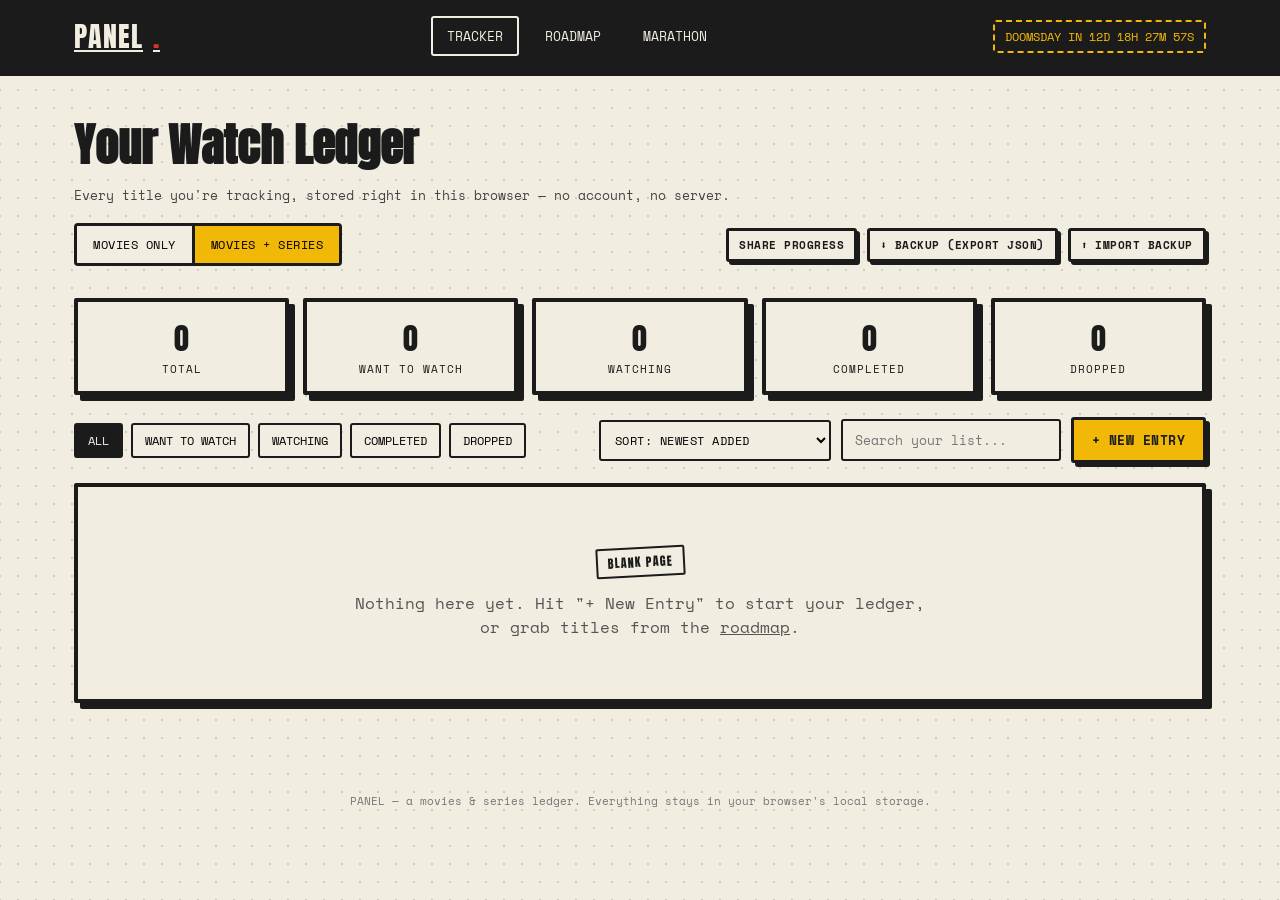
<file: tracker.html>
<!DOCTYPE html>
<html lang="en">
<head>
<meta charset="UTF-8">
<meta name="viewport" content="width=device-width, initial-scale=1.0">
<title>PANEL — Your Tracker</title>
<link rel="stylesheet" href="style.css">
</head>
<body>

<nav class="topnav">
  <div class="wrap">
    <a href="index.html" class="brand">PANEL<span class="dot">.</span></a>
    <div class="navlinks">
      <a href="tracker.html"
          onclick="navigateWithTransition('tracker.html'); return false;">
          TRACKER
        </a>

        <a href="roadmap.html"
          onclick="navigateWithTransition('roadmap.html'); return false;">
          ROADMAP
        </a>

        <a href="marathon.html"
          onclick="navigateWithTransition('marathon.html'); return false;">
          MARATHON
        </a>
    </div>
    <div class="mini-countdown" id="miniCountdown">Doomsday in ...</div>
  </div>
</nav>

<div class="wrap">

  <section class="hero-strip">
    <h2>Your Watch Ledger</h2>
    <p>Every title you're tracking, stored right in this browser — no account, no server.</p>

    <div class="hero-strip-row">
      <div class="mode-toggle" role="group" aria-label="Tracking mode">
        <button id="modeMovies" type="button">Movies Only</button>
        <button id="modeBoth" type="button">Movies + Series</button>
      </div>
      <div class="toolbar-actions">
        <button class="btn btn-ghost btn-sm" id="shareProgressBtn" type="button"> Share Progress</button>
        <button class="btn btn-ghost btn-sm" id="backupBtn" type="button">⬇ Backup (Export JSON)</button>
        <button class="btn btn-ghost btn-sm" id="importBtn" type="button">⬆ Import Backup</button>
        <input type="file" id="importFileInput" accept="application/json" style="display:none;">
      </div>
    </div>
  </section>

  <section class="badges-row" id="badgesRow"></section>

  <section class="stats-row" id="statsRow"></section>

  <section class="toolbar">
    <div class="filters" id="filterButtons">
      <button data-filter="all" class="active">All</button>
      <button data-filter="want">Want to Watch</button>
      <button data-filter="watching">Watching</button>
      <button data-filter="completed">Completed</button>
      <button data-filter="dropped">Dropped</button>
    </div>
    <div class="toolbar-actions">
      <select class="sort-select" id="sortSelect">
        <option value="dateAdded_desc">Sort: Newest Added</option>
        <option value="dateAdded_asc">Sort: Oldest Added</option>
        <option value="alpha_asc">Sort: A → Z</option>
        <option value="alpha_desc">Sort: Z → A</option>
        <option value="rating_desc">Sort: Rating (High → Low)</option>
        <option value="year_desc">Sort: Year (New → Old)</option>
        <option value="year_asc">Sort: Year (Old → New)</option>
      </select>
      <input type="text" class="search-box" id="searchBox" placeholder="Search your list...">
      <button class="btn" id="toggleFormBtn" type="button">+ New Entry</button>
    </div>
  </section>

  <section class="entry-form panel" id="entryForm">
    <h3>Add a title</h3>
    <div class="form-grid">
      <div class="field">
        <label for="f-title">Title</label>
        <input type="text" id="f-title" placeholder="e.g. Avengers: Doomsday">
      </div>
      <div class="field" id="typeField">
        <label for="f-type">Type</label>
        <select id="f-type">
          <option value="movie">Movie</option>
          <option value="series">Series</option>
        </select>
      </div>
      <div class="field">
        <label for="f-genre">Genre</label>
        <input type="text" id="f-genre" placeholder="e.g. Sci-Fi, Drama">
      </div>
      <div class="field">
        <label for="f-status">Status</label>
        <select id="f-status">
          <option value="want">Want to Watch</option>
          <option value="watching">Watching</option>
          <option value="completed">Completed</option>
          <option value="dropped">Dropped</option>
        </select>
      </div>
      <div class="field">
        <label for="f-poster">Poster URL (optional)</label>
        <input type="text" id="f-poster" placeholder="https://...">
      </div>
      <div class="field series-only" id="seasonField">
        <label for="f-season">Season</label>
        <input type="number" id="f-season" min="0" placeholder="2">
      </div>
      <div class="field series-only" id="episodeField">
        <label for="f-episode">Episode</label>
        <input type="number" id="f-episode" min="0" placeholder="4">
      </div>
      <div class="field completed-only" id="ratingField">
        <label for="f-rating">Rating (1–5)</label>
        <select id="f-rating">
          <option value="0">—</option>
          <option value="1"></option>
          <option value="2"></option>
          <option value="3"></option>
          <option value="4"></option>
          <option value="5"></option>
        </select>
      </div>
      <div class="field" style="grid-column:1/-1;">
        <label for="f-notes">Notes (optional)</label>
        <textarea id="f-notes" rows="2" placeholder="Anything you want to remember..."></textarea>
      </div>
    </div>
    <div class="form-actions">
      <button class="btn" id="saveEntryBtn" type="button">Save Entry</button>
      <button class="btn btn-ghost" id="cancelEntryBtn" type="button">Cancel</button>
    </div>
  </section>

  <section class="grid" id="cardGrid"></section>

</div>

<footer>PANEL — a movies &amp; series ledger. Everything stays in your browser's local storage.</footer>

<div class="modal-overlay" id="shareModalOverlay">
  <div class="modal-box">
    <button class="modal-close" id="shareModalClose" type="button" aria-label="Close">×</button>
    <h3>Share Your Progress</h3>
    <p class="sub">A downloadable card summarizing your watch progress.</p>
    <div class="share-canvas-wrap">
      <canvas id="shareCanvas" width="1080" height="1450"></canvas>
    </div>
    <div class="modal-actions">
      <button class="btn" id="downloadShareBtn" type="button">Download Image</button>
      <button class="btn btn-ghost" id="closeShareBtn" type="button">Close</button>
    </div>
  </div>
</div>

<div class="modal-overlay" id="importModalOverlay">
  <div class="modal-box">
    <button class="modal-close" id="importModalClose" type="button" aria-label="Close">×</button>
    <h3>Import Backup</h3>
    <p class="sub" id="importModalText">This will replace everything currently in your tracker with the contents of the selected file. This can't be undone.</p>
    <div class="modal-actions">
      <button class="btn btn-red" id="confirmImportBtn" type="button">Replace My List</button>
      <button class="btn btn-ghost" id="cancelImportBtn" type="button">Cancel</button>
    </div>
  </div>
</div>

<script src="roadmap-data.js"></script>
<script src="script.js"></script>
<script>
/* ---------------- state ---------------- */
let currentFilter = 'all';
let currentSearch = '';
let currentSort = 'dateAdded_desc';
let editingId = null;

const modeMoviesBtn = document.getElementById('modeMovies');
const modeBothBtn = document.getElementById('modeBoth');
const typeField = document.getElementById('typeField');
const fType = document.getElementById('f-type');
const seasonField = document.getElementById('seasonField');
const episodeField = document.getElementById('episodeField');
const ratingField = document.getElementById('ratingField');
const fStatus = document.getElementById('f-status');
const entryForm = document.getElementById('entryForm');

/* ---------------- mode toggle ---------------- */
function applyMode(){
  const mode = getMode();
  modeMoviesBtn.classList.toggle('active', mode === 'movies');
  modeBothBtn.classList.toggle('active', mode === 'both');
  typeField.style.display = (mode === 'movies') ? 'none' : 'flex';
  if(mode === 'movies'){ fType.value = 'movie'; }
  renderAll();
}
modeMoviesBtn.addEventListener('click', () => { setMode('movies'); applyMode(); });
modeBothBtn.addEventListener('click', () => { setMode('both'); applyMode(); });

/* ---------------- form show/hide dynamic fields ---------------- */
function refreshFormVisibility(){
  const isSeries = fType.value === 'series' && getMode() === 'both';
  seasonField.style.display = isSeries ? 'flex' : 'none';
  episodeField.style.display = isSeries ? 'flex' : 'none';
  const isCompleted = fStatus.value === 'completed';
  ratingField.style.display = isCompleted ? 'flex' : 'none';
}
fType.addEventListener('change', refreshFormVisibility);
fStatus.addEventListener('change', refreshFormVisibility);

document.getElementById('toggleFormBtn').addEventListener('click', () => {
  editingId = null;
  clearForm();
  entryForm.classList.add('open');
  refreshFormVisibility();
  document.getElementById('f-title').focus();
});
document.getElementById('cancelEntryBtn').addEventListener('click', () => {
  entryForm.classList.remove('open');
});

function clearForm(){
  document.getElementById('f-title').value = '';
  fType.value = 'movie';
  document.getElementById('f-genre').value = '';
  fStatus.value = 'want';
  document.getElementById('f-poster').value = '';
  document.getElementById('f-season').value = '';
  document.getElementById('f-episode').value = '';
  document.getElementById('f-rating').value = '0';
  document.getElementById('f-notes').value = '';
}

document.getElementById('saveEntryBtn').addEventListener('click', () => {
  const title = document.getElementById('f-title').value.trim();
  if(!title){ showToast('Give it a title first'); return; }

  const item = {
    title,
    type: getMode() === 'movies' ? 'movie' : fType.value,
    genre: document.getElementById('f-genre').value.trim() || 'Uncategorized',
    status: fStatus.value,
    poster: document.getElementById('f-poster').value.trim(),
    season: document.getElementById('f-season').value,
    episode: document.getElementById('f-episode').value,
    rating: Number(document.getElementById('f-rating').value) || 0,
    notes: document.getElementById('f-notes').value.trim(),
  };

  if(editingId){
    updateItem(editingId, item);
    showToast('Entry updated');
  }else{
    addItem(item);
    showToast('Entry added');
  }
  editingId = null;
  entryForm.classList.remove('open');
  clearForm();
  renderAll();
});

/* ---------------- filters + search ---------------- */
document.getElementById('filterButtons').addEventListener('click', (e) => {
  const btn = e.target.closest('button[data-filter]');
  if(!btn) return;
  currentFilter = btn.dataset.filter;
  document.querySelectorAll('#filterButtons button').forEach(b => b.classList.remove('active'));
  btn.classList.add('active');
  renderGrid();
});

document.getElementById('searchBox').addEventListener('input', (e) => {
  currentSearch = e.target.value.toLowerCase();
  renderGrid();
});

document.getElementById('sortSelect').addEventListener('change', (e) => {
  currentSort = e.target.value;
  renderGrid();
});

function sortItems(items){
  const sorted = items.slice();
  switch(currentSort){
    case 'dateAdded_asc':
      sorted.sort((a,b) => (a.dateAdded || 0) - (b.dateAdded || 0));
      break;
    case 'alpha_asc':
      sorted.sort((a,b) => a.title.localeCompare(b.title));
      break;
    case 'alpha_desc':
      sorted.sort((a,b) => b.title.localeCompare(a.title));
      break;
    case 'rating_desc':
      sorted.sort((a,b) => (b.rating || 0) - (a.rating || 0));
      break;
    case 'year_desc':
      sorted.sort((a,b) => (parseInt(b.year,10) || 0) - (parseInt(a.year,10) || 0));
      break;
    case 'year_asc':
      sorted.sort((a,b) => (parseInt(a.year,10) || 0) - (parseInt(b.year,10) || 0));
      break;
    case 'dateAdded_desc':
    default:
      sorted.sort((a,b) => (b.dateAdded || 0) - (a.dateAdded || 0));
      break;
  }
  return sorted;
}

/* ---------------- rendering ---------------- */
const STATUS_LABEL = {want:'Want to Watch', watching:'Watching', completed:'Completed', dropped:'Dropped'};

function renderStats(){
  const items = loadItems().filter(visibleByMode);
  const counts = {want:0, watching:0, completed:0, dropped:0};
  items.forEach(i => { if(counts[i.status] !== undefined) counts[i.status]++; });
  const statsRow = document.getElementById('statsRow');
  statsRow.innerHTML = `
    <div class="panel stat-box"><div class="n">${items.length}</div><div class="l">Total</div></div>
    <div class="panel stat-box"><div class="n">${counts.want}</div><div class="l">Want to Watch</div></div>
    <div class="panel stat-box"><div class="n">${counts.watching}</div><div class="l">Watching</div></div>
    <div class="panel stat-box"><div class="n">${counts.completed}</div><div class="l">Completed</div></div>
    <div class="panel stat-box"><div class="n">${counts.dropped}</div><div class="l">Dropped</div></div>
  `;
}

function visibleByMode(item){
  return getMode() === 'movies' ? item.type === 'movie' : true;
}

function esc(str){
  const div = document.createElement('div');
  div.textContent = str || '';
  return div.innerHTML;
}

function renderGrid(){
  const grid = document.getElementById('cardGrid');
  let items = loadItems().filter(visibleByMode);

  if(currentFilter !== 'all'){
    items = items.filter(i => i.status === currentFilter);
  }
  if(currentSearch){
    items = items.filter(i => i.title.toLowerCase().includes(currentSearch));
  }

  items = sortItems(items);

  if(items.length === 0){
    grid.innerHTML = `
      <div class="empty-state panel" style="grid-column:1/-1;">
        <div class="stamp want">Blank Page</div>
        <p>Nothing here yet. Hit "+ New Entry" to start your ledger,<br>or grab titles from the <a href="roadmap.html" style="text-decoration:underline;">roadmap</a>.</p>
      </div>`;
    return;
  }

  grid.innerHTML = items.map((item, idx) => {
    const tilt = idx % 2 === 0 ? 'tilt-l' : 'tilt-r';
    const stars = item.rating > 0 ? ''.repeat(item.rating) + ''.repeat(5 - item.rating) : '';
    const progress = (item.type === 'series' && (item.season || item.episode))
      ? `<div class="progress">S${item.season || '–'} · E${item.episode || '–'}</div>` : '';
    const posterRow = item.poster ? `
        <div class="poster-url-row">
          <span class="poster-url-text" title="${esc(item.poster)}">${esc(item.poster)}</span>
          <button class="btn btn-sm" type="button" data-copy-url="${esc(item.poster)}">Copy</button>
        </div>` : '';
    return `
      <div class="card panel ${tilt}">
        <div class="type-tag">${item.type === 'series' ? 'Series' : 'Movie'} &middot; ${esc(item.genre)}${item.year ? ` &middot; ${esc(item.year)}` : ''}</div>
        <h4>${esc(item.title)}</h4>
        ${progress}
        ${stars ? `<div class="stars">${stars}</div>` : ''}
        ${item.notes ? `<div class="notes">${esc(item.notes)}</div>` : ''}
        ${posterRow}
        <div class="card-foot">
          <span class="stamp ${item.status}">${STATUS_LABEL[item.status]}</span>
          <div class="card-actions">
            <button class="btn btn-sm" data-edit="${item.id}" type="button">Edit</button>
            <button class="btn btn-sm btn-red" data-del="${item.id}" type="button">Del</button>
          </div>
        </div>
      </div>`;
  }).join('');
}

document.getElementById('cardGrid').addEventListener('click', (e) => {
  const editBtn = e.target.closest('button[data-edit]');
  const delBtn = e.target.closest('button[data-del]');
  const copyBtn = e.target.closest('button[data-copy-url]');
  if(editBtn){
    const id = editBtn.dataset.edit;
    const item = loadItems().find(i => i.id === id);
    if(!item) return;
    editingId = id;
    document.getElementById('f-title').value = item.title;
    fType.value = item.type;
    document.getElementById('f-genre').value = item.genre;
    fStatus.value = item.status;
    document.getElementById('f-poster').value = item.poster || '';
    document.getElementById('f-season').value = item.season || '';
    document.getElementById('f-episode').value = item.episode || '';
    document.getElementById('f-rating').value = item.rating || 0;
    document.getElementById('f-notes').value = item.notes || '';
    refreshFormVisibility();
    entryForm.classList.add('open');
    document.getElementById('f-title').focus();
  }
  if(delBtn){
    if(confirm('Remove this entry?')){
      deleteItem(delBtn.dataset.del);
      renderAll();
      showToast('Entry removed');
    }
  }
  if(copyBtn){
    copyToClipboard(copyBtn.dataset.copyUrl);
  }
});

function renderBadges(){
  const row = document.getElementById('badgesRow');
  const badges = computeCompletionBadges();
  if(!badges.length){
    row.innerHTML = '';
    return;
  }
  row.innerHTML = badges.map(b => `
    <div class="badge-stamp"><span class="trophy"></span>${esc(b.label)}: Complete</div>
  `).join('');
}

function renderAll(){
  renderStats();
  renderGrid();
  renderBadges();
}

/* ---------------- backup / import ---------------- */
document.getElementById('backupBtn').addEventListener('click', exportBackup);

const importFileInput = document.getElementById('importFileInput');
const importModalOverlay = document.getElementById('importModalOverlay');
let pendingImportFile = null;

document.getElementById('importBtn').addEventListener('click', () => {
  importFileInput.value = '';
  importFileInput.click();
});

importFileInput.addEventListener('change', () => {
  const file = importFileInput.files && importFileInput.files[0];
  if(!file) return;
  pendingImportFile = file;
  importModalOverlay.classList.add('open');
});

function closeImportModal(){
  importModalOverlay.classList.remove('open');
  pendingImportFile = null;
}
document.getElementById('importModalClose').addEventListener('click', closeImportModal);
document.getElementById('cancelImportBtn').addEventListener('click', closeImportModal);

document.getElementById('confirmImportBtn').addEventListener('click', () => {
  if(!pendingImportFile) return;
  importBackupFile(pendingImportFile, (err, count) => {
    if(err){
      showToast('Import failed — ' + err.message);
    }else{
      showToast(`Imported ${count} title${count === 1 ? '' : 's'}`);
      applyMode();
      renderAll();
    }
    closeImportModal();
  });
});

/* ---------------- share progress image ---------------- */
const shareModalOverlay = document.getElementById('shareModalOverlay');
const shareCanvas = document.getElementById('shareCanvas');

function wrapCanvasText(ctx, text, x, y, maxWidth, lineHeight){
  const words = String(text).split(' ');
  let line = '';
  let lines = 0;
  for(let i = 0; i < words.length; i++){
    const test = line + words[i] + ' ';
    if(ctx.measureText(test).width > maxWidth && line !== ''){
      ctx.fillText(line, x, y + lines * lineHeight);
      line = words[i] + ' ';
      lines++;
    } else {
      line = test;
    }
  }
  ctx.fillText(line, x, y + lines * lineHeight);
  return lines + 1;
}

function drawShareCanvas(){

  const ctx = shareCanvas.getContext('2d');

  const W = shareCanvas.width;
  const H = shareCanvas.height;


  /* =====================================================
     DATA
     ===================================================== */

  const items = loadItems();

  const counts = {
    want: 0,
    watching: 0,
    completed: 0,
    dropped: 0
  };

  items.forEach(i => {
    if(counts[i.status] !== undefined){
      counts[i.status]++;
    }
  });

  const total = items.length;

  const pct =
    total
      ? Math.round((counts.completed / total) * 100)
      : 0;


  /* =====================================================
     FAVORITE GENRE
     ===================================================== */

  const genreCounts = {};

  items.forEach(i => {

    const g =
      (i.genre || '').trim();

    if(!g || g === 'Uncategorized'){
      return;
    }

    genreCounts[g] =
      (genreCounts[g] || 0) + 1;

  });

  const topGenre =
    Object.entries(genreCounts)
      .sort((a,b) => b[1] - a[1])[0];


  /* =====================================================
     MARATHON ACHIEVEMENTS
     ===================================================== */

  const badges =
    computeCompletionBadges();


  const completedTitleSet =
    new Set(
      items
        .filter(i => i.status === 'completed')
        .map(i =>
          (i.title || '')
            .trim()
            .toLowerCase()
        )
        .filter(Boolean)
    );


  const marathonAchievements = badges
  .filter(b => b && b.label)
  .map(b => ({
    ...b,
    kind: 'marathon'
  }));


  /* =====================================================
     ULTIMATE MARVEL MARATHON
     ===================================================== */

  let ultimateComplete = false;


  if(typeof ROADMAP_DATA !== 'undefined'){

    const ultimateTitles =
      new Map();


    Object.values(ROADMAP_DATA).forEach(list => {

      if(!Array.isArray(list)){
        return;
      }


      list.forEach(it => {

        const key =
          (it.title || '')
            .trim()
            .toLowerCase();

        if(key){

          ultimateTitles.set(
            key,
            it.title.trim()
          );

        }

      });

    });


    ultimateComplete =
      ultimateTitles.size > 0 &&
      [...ultimateTitles.keys()]
        .every(title =>
          completedTitleSet.has(title)
        );

  }


  if(ultimateComplete){

    marathonAchievements.unshift({

      key: 'ultimate',

      label:
        'Ultimate Marvel Marathon',

      color:
        '#D6362D',

      kind:
        'ultimate'

    });

  }


  const cd =
    getCountdownParts();


  /* =====================================================
     COMIC BOOK PAGE
     
     Cream outside
     Black border
     Cream inside
     ===================================================== */

  const OUTER_MARGIN = 18;
  const BORDER = 14;


  /* Entire image */

  ctx.fillStyle =
    '#F2EDE1';

  ctx.fillRect(
    0,
    0,
    W,
    H
  );


  /* Thick black outer frame */

  ctx.fillStyle =
    '#1B1B1B';

  ctx.fillRect(
    OUTER_MARGIN,
    OUTER_MARGIN,
    W - OUTER_MARGIN * 2,
    H - OUTER_MARGIN * 2
  );


  /* Cream inner page */

  ctx.fillStyle =
    '#F2EDE1';

  ctx.fillRect(
    OUTER_MARGIN + BORDER,
    OUTER_MARGIN + BORDER,
    W - (OUTER_MARGIN + BORDER) * 2,
    H - (OUTER_MARGIN + BORDER) * 2
  );


  /* =====================================================
     HEADER
     ===================================================== */

  ctx.fillStyle =
    '#1B1B1B';

  ctx.font =
    '700 64px sans-serif';

  ctx.fillText(
    'PANEL',
    60,
    130
  );


  ctx.fillStyle =
    '#D6362D';

  ctx.font =
    '700 64px sans-serif';

  ctx.fillText(
    '.',
    300,
    130
  );


  ctx.fillStyle =
    '#2B4C7E';

  ctx.font =
    '600 26px monospace';

  ctx.fillText(
    'MY WATCH PROGRESS',
    60,
    175
  );


  /* =====================================================
     BIG COMPLETION NUMBER
     ===================================================== */

  ctx.fillStyle =
    '#D6362D';

  ctx.font =
    '700 220px sans-serif';

  ctx.fillText(
    pct + '%',
    60,
    420
  );


  ctx.fillStyle =
    '#1B1B1B';

  ctx.font =
    '600 24px monospace';

  ctx.fillText(
    'OF TRACKED TITLES COMPLETED',
    64,
    465
  );


  /* =====================================================
     STAT BLOCKS
     ===================================================== */

  const stats = [

    [
      'TOTAL TRACKED',
      total
    ],

    [
      'COMPLETED',
      counts.completed
    ],

    [
      'WATCHING',
      counts.watching
    ],

    [
      'WANT TO WATCH',
      counts.want
    ]

  ];


  const boxW =
    (W - 120 - 3 * 20) / 4;


  stats.forEach((s, i) => {

    const bx =
      60 + i * (boxW + 20);

    const by =
      520;


    ctx.strokeStyle =
      '#1B1B1B';

    ctx.lineWidth =
      4;


    ctx.strokeRect(
      bx,
      by,
      boxW,
      130
    );


    ctx.fillStyle =
      '#1B1B1B';

    ctx.font =
      '700 48px sans-serif';

    ctx.fillText(
      String(s[1]),
      bx + 16,
      by + 70
    );


    ctx.font =
      '600 13px monospace';


    wrapCanvasText(
      ctx,
      s[0],
      bx + 16,
      by + 105,
      boxW - 30,
      16
    );

  });


  /* =====================================================
     FAVORITE GENRE
     ===================================================== */

  let cursorY =
    720;


  if(topGenre){

    ctx.fillStyle =
      '#1B1B1B';

    ctx.font =
      '600 22px monospace';

    ctx.fillText(
      `FAVORITE GENRE: ${topGenre[0].toUpperCase()}`,
      60,
      cursorY
    );

    cursorY += 50;

  }


  /* =====================================================
     ACHIEVEMENT HEADING
     ===================================================== */

  ctx.fillStyle =
    '#1B1B1B';

  ctx.font =
    '900 30px sans-serif';

  ctx.fillText(
    'MARATHON ACHIEVEMENTS',
    60,
    cursorY
  );

  cursorY += 28;


  /* =====================================================
     ULTIMATE OVERRIDES ALL OTHER ACHIEVEMENTS
     ===================================================== */

  const ultimateCompleted =
    marathonAchievements.some(
      achievement =>
        achievement.kind === 'ultimate'
    );


  const achievementsToShow =
    ultimateCompleted

      ? marathonAchievements.filter(
          achievement =>
            achievement.kind === 'ultimate'
        )

      : marathonAchievements;


  /* =====================================================
     ACHIEVEMENTS
     ===================================================== */

  if(achievementsToShow.length){

    achievementsToShow.forEach(b => {

      if(b.kind === 'ultimate'){

  /* =====================================================
     ULTIMATE MARVEL MARATHON
     FINAL ACHIEVEMENT
     ===================================================== */

  const ux = 60;
  const uy = cursorY;

  const uw = W - 120;
  const uh = 420;

  const cx = ux + uw / 2;

  ctx.save();


  /* =====================================================
     BLACK COMIC SHADOW
     ===================================================== */

  ctx.fillStyle = '#1B1B1B';

  ctx.fillRect(
    ux + 12,
    uy + 12,
    uw,
    uh
  );


  /* =====================================================
     MAIN RED COMIC PANEL
     ===================================================== */

  ctx.fillStyle = '#D6362D';

  ctx.strokeStyle = '#1B1B1B';

  ctx.lineWidth = 7;

  ctx.fillRect(
    ux,
    uy,
    uw,
    uh
  );

  ctx.strokeRect(
    ux,
    uy,
    uw,
    uh
  );


  /* =====================================================
     HALFTONE BACKGROUND
     ===================================================== */

  ctx.fillStyle =
    'rgba(242,237,225,.14)';

  for(
    let yy = uy + 12;
    yy < uy + uh - 10;
    yy += 15
  ){

    for(
      let xx = ux + 12;
      xx < ux + uw - 10;
      xx += 15
    ){

      ctx.beginPath();

      ctx.arc(
        xx,
        yy,
        1.8,
        0,
        Math.PI * 2
      );

      ctx.fill();

    }

  }


  /* =====================================================
     COMIC SPEED LINES
     ===================================================== */

  ctx.strokeStyle =
    'rgba(27,27,27,.30)';

  ctx.lineWidth = 3;

  const speedLines = [
    [ux + 35, uy + 75, ux + 180, uy + 75],
    [ux + 25, uy + 95, ux + 145, uy + 95],
    [ux + 35, uy + 115, ux + 125, uy + 115],

    [ux + uw - 180, uy + 75, ux + uw - 35, uy + 75],
    [ux + uw - 145, uy + 95, ux + uw - 25, uy + 95],
    [ux + uw - 125, uy + 115, ux + uw - 35, uy + 115],

    [ux + 35, uy + uh - 75, ux + 175, uy + uh - 75],
    [ux + 25, uy + uh - 95, ux + 145, uy + uh - 95],

    [ux + uw - 175, uy + uh - 75, ux + uw - 35, uy + uh - 75],
    [ux + uw - 145, uy + uh - 95, ux + uw - 25, uy + uh - 95]
  ];

  speedLines.forEach(line => {

    ctx.beginPath();

    ctx.moveTo(
      line[0],
      line[1]
    );

    ctx.lineTo(
      line[2],
      line[3]
    );

    ctx.stroke();

  });


  /* =====================================================
     COMIC BURST FUNCTION
     ===================================================== */

  function drawBurst(x, y, outer, inner, points){

    ctx.save();

    ctx.translate(x, y);

    ctx.fillStyle = '#F2B807';

    ctx.strokeStyle = '#1B1B1B';

    ctx.lineWidth = 5;

    ctx.beginPath();

    for(let i = 0; i < points; i++){

      const angle =
        (Math.PI * 2 * i) / points;

      const radius =
        i % 2 === 0
          ? outer
          : inner;

      const px =
        Math.cos(angle) * radius;

      const py =
        Math.sin(angle) * radius;

      if(i === 0){

        ctx.moveTo(px, py);

      }else{

        ctx.lineTo(px, py);

      }

    }

    ctx.closePath();

    ctx.fill();

    ctx.stroke();

    ctx.restore();
  }


  /* =====================================================
     SIDE BURSTS
     ===================================================== */

  drawBurst(
    ux + 105,
    uy + 215,
    70,
    42,
    18
  );

  drawBurst(
    ux + uw - 105,
    uy + 215,
    70,
    42,
    18
  );


  /* =====================================================
     TOP COMIC CAPTION
     ===================================================== */

  const captionW = 250;
  const captionH = 38;

  const captionX =
    cx - captionW / 2;

  const captionY =
    uy + 18;


  ctx.fillStyle =
    '#F2EDE1';

  ctx.strokeStyle =
    '#1B1B1B';

  ctx.lineWidth = 4;

  ctx.fillRect(
    captionX,
    captionY,
    captionW,
    captionH
  );

  ctx.strokeRect(
    captionX,
    captionY,
    captionW,
    captionH
  );


  ctx.fillStyle =
    '#1B1B1B';

  ctx.font =
    '900 15px monospace';

  ctx.textAlign =
    'center';

  ctx.fillText(
    'FINAL ACHIEVEMENT',
    cx,
    captionY + 25
  );


  /* =====================================================
     ULTIMATE MARVEL TITLE PLATE
     ===================================================== */

  const titleW = 560;
  const titleH = 62;

  const titleX =
    cx - titleW / 2;

  const titleY =
    uy + 70;


  /* black offset */

  ctx.fillStyle =
    '#1B1B1B';

  ctx.fillRect(
    titleX + 7,
    titleY + 7,
    titleW,
    titleH
  );


  /* cream plate */

  ctx.fillStyle =
    '#F2EDE1';

  ctx.strokeStyle =
    '#1B1B1B';

  ctx.lineWidth = 5;

  ctx.fillRect(
    titleX,
    titleY,
    titleW,
    titleH
  );

  ctx.strokeRect(
    titleX,
    titleY,
    titleW,
    titleH
  );


  /* title */

  ctx.fillStyle =
    '#1B1B1B';

  ctx.font =
    '900 40px sans-serif';

  ctx.fillText(
    'ULTIMATE MARVEL',
    cx,
    titleY + 42
  );


  /* =====================================================
     MARATHON YELLOW BURST
     ===================================================== */

  const marathonW = 380;
  const marathonH = 58;

  const marathonX =
    cx - marathonW / 2;

  const marathonY =
    uy + 145;


  /* black shadow */

  ctx.fillStyle =
    '#1B1B1B';

  ctx.fillRect(
    marathonX + 7,
    marathonY + 7,
    marathonW,
    marathonH
  );


  /* yellow plate */

  ctx.fillStyle =
    '#F2B807';

  ctx.strokeStyle =
    '#1B1B1B';

  ctx.lineWidth = 5;

  ctx.fillRect(
    marathonX,
    marathonY,
    marathonW,
    marathonH
  );

  ctx.strokeRect(
    marathonX,
    marathonY,
    marathonW,
    marathonH
  );


  ctx.fillStyle =
    '#1B1B1B';

  ctx.font =
    '900 39px sans-serif';

  ctx.fillText(
    'MARATHON',
    cx,
    marathonY + 40
  );


  /* =====================================================
     COMPLETE STAMP
     ===================================================== */

  const stampW = 350;
  const stampH = 62;

  const stampX =
    cx - stampW / 2;

  const stampY =
    uy + 218;


  ctx.save();

  ctx.translate(
    cx,
    stampY + stampH / 2
  );

  ctx.rotate(-0.025);


  /* black shadow */

  ctx.fillStyle =
    '#1B1B1B';

  ctx.fillRect(
    -stampW / 2 + 8,
    -stampH / 2 + 8,
    stampW,
    stampH
  );


  /* yellow stamp */

  ctx.fillStyle =
    '#F2B807';

  ctx.strokeStyle =
    '#1B1B1B';

  ctx.lineWidth = 5;

  ctx.fillRect(
    -stampW / 2,
    -stampH / 2,
    stampW,
    stampH
  );

  ctx.strokeRect(
    -stampW / 2,
    -stampH / 2,
    stampW,
    stampH
  );


  ctx.fillStyle =
    '#1B1B1B';

  ctx.font =
    '900 36px sans-serif';

  ctx.fillText(
    'COMPLETE',
    0,
    13
  );

  ctx.restore();


  /* =====================================================
     COMIC DIVIDER
     ===================================================== */

  ctx.strokeStyle =
    '#1B1B1B';

  ctx.lineWidth = 3;

  ctx.setLineDash([12, 8]);

  ctx.beginPath();

  ctx.moveTo(
    ux + 95,
    uy + 305
  );

  ctx.lineTo(
    ux + uw - 95,
    uy + 305
  );

  ctx.stroke();

  ctx.setLineDash([]);


  /* =====================================================
     EVERY MARVEL BRANCH CONQUERED
     ===================================================== */

  const branchW = 500;
  const branchH = 38;

  const branchX =
    cx - branchW / 2;

  const branchY =
    uy + 320;


  ctx.fillStyle =
    '#F2EDE1';

  ctx.strokeStyle =
    '#1B1B1B';

  ctx.lineWidth = 3;

  ctx.fillRect(
    branchX,
    branchY,
    branchW,
    branchH
  );

  ctx.strokeRect(
    branchX,
    branchY,
    branchW,
    branchH
  );


  ctx.fillStyle =
    '#1B1B1B';

  ctx.font =
    '900 15px monospace';

  ctx.fillText(
    'EVERY MARVEL BRANCH CONQUERED',
    cx,
    branchY + 25
  );


  /* =====================================================
     SMALL COMIC CAPTION
     ===================================================== */

  ctx.fillStyle =
    '#F2EDE1';

  ctx.font =
    '900 11px monospace';

  ctx.fillText(
    'MCU · X-MEN · SPIDER-MAN · SONY · FANTASTIC FOUR · ALL TIMELINES',
    cx,
    uy + 390
  );


  ctx.textAlign =
    'left';

  ctx.restore();


  /* =====================================================
     SPACE AFTER ULTIMATE ACHIEVEMENT
     ===================================================== */

  cursorY +=
    uh + 35;


  return;
}

      
        


        

      /* =================================================
         NORMAL MARATHON ACHIEVEMENT
         ================================================= */

      const label =
        `${b.label} — COMPLETE`;


      const maxW =
        W - 120;


      const paddingX =
        30;


      const maxTextW =
        maxW -
        paddingX * 2;


      ctx.font =
        '900 28px sans-serif';


      const words =
        label.split(/\s+/);


      const lines =
        [];


      let line =
        '';


      words.forEach(word => {

        const test =
          line
            ? `${line} ${word}`
            : word;


        if(
          ctx.measureText(test).width
          <= maxTextW
        ){

          line =
            test;

        }else{

          if(line){
            lines.push(line);
          }

          line =
            word;

        }

      });


      if(line){
        lines.push(line);
      }


      const lineH =
        35;


      const boxH =
        Math.max(
          92,
          lines.length * lineH + 45
        );


      cursorY +=
        12;


      ctx.save();


      /* ---------------------------------------------
         INK SHADOW
         --------------------------------------------- */

      ctx.fillStyle =
        '#1B1B1B';


      ctx.fillRect(
        68,
        cursorY + 7,
        maxW,
        boxH
      );


      /* ---------------------------------------------
         MAIN COMIC PANEL
         --------------------------------------------- */

      ctx.fillStyle =
        '#F2B807';

      ctx.strokeStyle =
        '#1B1B1B';

      ctx.lineWidth =
        5;


      ctx.fillRect(
        60,
        cursorY,
        maxW,
        boxH
      );


      ctx.strokeRect(
        60,
        cursorY,
        maxW,
        boxH
      );


      /* ---------------------------------------------
         HALFTONE
         --------------------------------------------- */

      ctx.fillStyle =
        'rgba(27,27,27,.10)';


      for(
        let yy = cursorY + 10;
        yy < cursorY + boxH - 8;
        yy += 13
      ){

        for(
          let xx = 70;
          xx < 60 + maxW - 8;
          xx += 13
        ){

          ctx.beginPath();

          ctx.arc(
            xx,
            yy,
            1.5,
            0,
            Math.PI * 2
          );

          ctx.fill();

        }

      }


      /* ---------------------------------------------
         COMIC BURST
         --------------------------------------------- */

      ctx.fillStyle =
        '#D6362D';

      ctx.strokeStyle =
        '#1B1B1B';

      ctx.lineWidth =
        3;


      const bx =
        60 + maxW - 48;

      const by =
        cursorY + 42;


      ctx.beginPath();


      for(
        let i = 0;
        i < 16;
        i++
      ){

        const a =
          (Math.PI * 2 * i) /
          16;


        const r =
          i % 2 === 0
            ? 29
            : 17;


        const x =
          bx +
          Math.cos(a) * r;


        const y =
          by +
          Math.sin(a) * r;


        if(i === 0){

          ctx.moveTo(
            x,
            y
          );

        }else{

          ctx.lineTo(
            x,
            y
          );

        }

      }


      ctx.closePath();

      ctx.fill();

      ctx.stroke();


      /* ---------------------------------------------
         ACHIEVEMENT TEXT
         --------------------------------------------- */

      ctx.fillStyle =
        '#1B1B1B';

      ctx.font =
        '900 28px sans-serif';


      lines.forEach(
        (text, index) => {

          ctx.fillText(
            text,
            60 + paddingX,
            cursorY +
              38 +
              index * lineH
          );

        }
      );


      /* ---------------------------------------------
         CAPTION
         --------------------------------------------- */

      const captionY =
        cursorY +
        boxH -
        28;


      ctx.fillStyle =
        '#F2EDE1';

      ctx.strokeStyle =
        '#1B1B1B';

      ctx.lineWidth =
        2;


      ctx.fillRect(
        60 + paddingX,
        captionY - 17,
        130,
        22
      );


      ctx.strokeRect(
        60 + paddingX,
        captionY - 17,
        130,
        22
      );


      ctx.fillStyle =
        '#1B1B1B';

      ctx.font =
        '900 11px monospace';


      ctx.fillText(
        'MARATHON CLEARED',
        60 + paddingX + 10,
        captionY - 2
      );


      ctx.restore();


      cursorY +=
        boxH + 20;

    });


  }else{

    /* =================================================
       NO ACHIEVEMENTS
       ================================================= */

    cursorY +=
      34;


    ctx.fillStyle =
      '#555';

    ctx.font =
      'italic 20px monospace';


    ctx.fillText(
      'No marathon completed yet — keep watching!',
      60,
      cursorY
    );

  }


  /* =====================================================
     FOOTER / DOOMSDAY COUNTDOWN
     ===================================================== */

  ctx.fillStyle =
    '#1B1B1B';

  ctx.font =
    '600 20px monospace';


  ctx.fillText(
    `AVENGERS: DOOMSDAY IN ${cd.days} DAYS`,
    60,
    H - 90
  );


  ctx.fillStyle =
    '#555';

  ctx.font =
    '13px monospace';


  ctx.fillText(
    new Date().toLocaleDateString(
      'en-US',
      {
        month: 'long',
        day: 'numeric',
        year: 'numeric'
      }
    ),
    60,
    H - 55
  );

}

document.getElementById('shareProgressBtn').addEventListener('click', () => {
  drawShareCanvas();
  shareModalOverlay.classList.add('open');
});
document.getElementById('shareModalClose').addEventListener('click', () => shareModalOverlay.classList.remove('open'));
document.getElementById('closeShareBtn').addEventListener('click', () => shareModalOverlay.classList.remove('open'));

document.getElementById('downloadShareBtn').addEventListener('click', () => {
  const link = document.createElement('a');
  link.download = `panel-progress-${new Date().toISOString().slice(0,10)}.png`;
  link.href = shareCanvas.toDataURL('image/png');
  link.click();
});

startMiniCountdown(document.getElementById('miniCountdown'));
applyMode();
renderAll();
document.body.classList.add('page-transition-in');

  setTimeout(() => {
    document.body.classList.remove('page-transition-in');
  }, 350);
</script>
</body>
</html>
</file>
<file: style.css>
@import url('https://fonts.googleapis.com/css2?family=Anton&family=Work+Sans:wght@400;500;600;700&family=Space+Mono:wght@400;700&display=swap');

:root{
  --cream:#F2EDE1;
  --cream-dim:#E6DFCE;
  --ink:#1B1B1B;
  --red:#D6362D;
  --blue:#2B4C7E;
  --yellow:#F2B807;
  --border:4px solid var(--ink);
  --font-display:'Anton', sans-serif;
  --font-body:'Work Sans', sans-serif;
  --font-mono:'Space Mono', monospace;
  --doom-green:#2F5D3A;
  --doom-green-dark:#183522;
  --doom-metal:#A7A99A;
}

*{box-sizing:border-box; margin:0; padding:0;}

body{
  background-color:var(--cream);
  background-image:
    radial-gradient(rgba(27,27,27,0.16) 1px, transparent 1px);
  background-size:18px 18px;
  background-position:-9px -9px;
  color:var(--ink);
  font-family:var(--font-body);
  min-height:100vh;
}

a{color:inherit;}

img{max-width:100%; display:block;}

::selection{background:var(--yellow); color:var(--ink);}

/* ---------- COMIC BOOK CURSOR ---------- */

body {
  cursor: url("data:image/svg+xml,%3Csvg xmlns='http://www.w3.org/2000/svg' width='32' height='32' viewBox='0 0 32 32'%3E%3Cpath d='M4 2 L4 25 L11 19 L15 29 L19 27 L15 18 L25 18 Z' fill='%231B1B1B' stroke='%23F2EDE1' stroke-width='2'/%3E%3C/svg%3E") 4 2, auto;
}

button,
a,
.map-node,
.saga-item,
input,
select,
textarea {
  cursor: url("data:image/svg+xml,%3Csvg xmlns='http://www.w3.org/2000/svg' width='32' height='32' viewBox='0 0 32 32'%3E%3Cpath d='M4 2 L4 25 L11 19 L15 29 L19 27 L15 18 L25 18 Z' fill='%23D6362D' stroke='%231B1B1B' stroke-width='2'/%3E%3C/svg%3E") 4 2, pointer;
}

/* ---------- layout shell ---------- */
.wrap{max-width:1180px; margin:0 auto; padding:0 24px;}

.topnav{
  background:var(--ink);
  border-bottom:var(--border);
}
.topnav .wrap{
  display:flex; align-items:center; justify-content:space-between;
  height:72px;
}
.brand{
  font-family:var(--font-display);
  font-size:28px;
  color:var(--cream);
  letter-spacing:1px;
  display:flex; align-items:center; gap:10px;
}
.brand .dot{color:var(--red);}
.navlinks{display:flex; gap:10px;}
.navlinks a{
  font-family:var(--font-mono);
  font-size:13px;
  text-transform:uppercase;
  color:var(--cream);
  text-decoration:none;
  padding:8px 14px;
  border:2px solid transparent;
  border-radius:3px;
}
.navlinks a:hover, .navlinks a.active{
  border-color:var(--cream);
}
.mini-countdown{
  font-family:var(--font-mono);
  color:var(--yellow);
  font-size:12px;
  border:2px dashed var(--yellow);
  padding:6px 10px;
  border-radius:3px;
  white-space:nowrap;
}

/* ---------- comic panel base ---------- */
.panel{
  background:var(--cream);
  border:var(--border);
  border-radius:2px;
  box-shadow:6px 6px 0 var(--ink);
  position:relative;
}
.panel.tilt-l{transform:rotate(-1.1deg);}
.panel.tilt-r{transform:rotate(1.1deg);}

.stamp{
  font-family:var(--font-display);
  font-size:12px;
  letter-spacing:1px;
  padding:4px 10px;
  border:2px solid var(--ink);
  border-radius:2px;
  display:inline-block;
  text-transform:uppercase;
  transform:rotate(-3deg);
}
.stamp.want{background:var(--cream); color:var(--ink);}
.stamp.watching{background:var(--yellow); color:var(--ink);}
.stamp.completed{background:var(--blue); color:var(--cream);}
.stamp.dropped{background:var(--red); color:var(--cream);}

.btn{
  font-family:var(--font-mono);
  font-weight:700;
  font-size:13px;
  text-transform:uppercase;
  letter-spacing:0.5px;
  background:var(--yellow);
  color:var(--ink);
  border:3px solid var(--ink);
  border-radius:3px;
  padding:10px 18px;
  box-shadow:4px 4px 0 var(--ink);
  transition:transform .08s ease;
}
.btn:hover{transform:translate(-2px,-2px); box-shadow:6px 6px 0 var(--ink);}
.btn:active{transform:translate(0,0); box-shadow:2px 2px 0 var(--ink);}
.btn.btn-red{background:var(--red); color:var(--cream);}
.btn.btn-blue{background:var(--blue); color:var(--cream);}
.btn.btn-ghost{background:var(--cream);}
.btn.btn-sm{padding:6px 10px; font-size:11px; box-shadow:3px 3px 0 var(--ink);}

/* ---------- splash page ---------- */
.splash{
  min-height:100vh;
  display:flex;
  flex-direction:column;
  align-items:center;
  justify-content:center;
  text-align:center;
  padding:40px 20px;
  gap:34px;
  position:relative;
}
.splash-eyebrow{
  font-family:var(--font-mono);
  letter-spacing:3px;
  font-size:13px;
  text-transform:uppercase;
  background:var(--ink);
  color:var(--yellow);
  padding:6px 16px;
  border-radius:3px;
}
.splash h1{
  font-family:var(--font-display);
  font-size:clamp(42px, 9vw, 108px);
  line-height:0.92;
  letter-spacing:1px;
  text-shadow:
    3px 3px 0 var(--red),
    6px 6px 0 var(--ink);
}
.splash h1 span{display:block; color:var(--blue); text-shadow:3px 3px 0 var(--ink);}

.countdown{
  display:flex;
  gap:16px;
  flex-wrap:wrap;
  justify-content:center;
}
.countdown .block{
  background:var(--ink);
  color:var(--cream);
  border:var(--border);
  border-radius:3px;
  padding:18px 22px;
  min-width:110px;
  box-shadow:6px 6px 0 var(--red);
}
.countdown .block:nth-child(even){box-shadow:6px 6px 0 var(--blue);}
.countdown .num{
  font-family:var(--font-display);
  font-size:clamp(38px, 6vw, 64px);
  line-height:1;
}
.countdown .label{
  font-family:var(--font-mono);
  font-size:12px;
  letter-spacing:2px;
  text-transform:uppercase;
  color:var(--yellow);
  margin-top:6px;
}

.enter-prompt{
  display:flex;
  flex-direction:column;
  align-items:center;
  gap:12px;
  margin-top:6px;
}
.key{
  font-family:var(--font-mono);
  background:var(--cream);
  border:3px solid var(--ink);
  border-radius:6px;
  padding:10px 34px;
  font-size:14px;
  letter-spacing:2px;
  box-shadow:4px 4px 0 var(--ink);
  animation:pulse 1.6s ease-in-out infinite;
}
@keyframes pulse{
  0%,100%{transform:translateY(0);}
  50%{transform:translateY(-6px);}
}
.enter-sub{font-family:var(--font-mono); font-size:12px; color:#555;}

.splash.clock-active .countdown .block{
  box-shadow:6px 6px 0 var(--yellow);
  animation:tick-glow 1s ease-in-out infinite;
}
.splash.clock-active .key{
  background:var(--yellow);
}
@keyframes tick-glow{
  0%,100%{transform:scale(1);}
  50%{transform:scale(1.03);}
}
@media (prefers-reduced-motion: reduce){
  .splash.clock-active .countdown .block{animation:none;}
}
.skip{
  position:absolute; top:20px; right:20px;
  font-family:var(--font-mono); font-size:12px;
  text-decoration:underline;
}

@media (prefers-reduced-motion: reduce){
  .key{animation:none;}
}

/* ---------- glitch transition (splash -> tracker) ---------- */
.glitch-overlay{
  position:fixed; inset:0;
  pointer-events:none;
  z-index:60;
  opacity:0;
  background:repeating-linear-gradient(0deg, rgba(0,0,0,0.35) 0px, rgba(0,0,0,0.35) 1px, transparent 1px, transparent 3px);
  mix-blend-mode:multiply;
}
.glitch-overlay.active{
  opacity:1;
  animation:glitch-scan-flicker 0.45s steps(6,end);
}
@keyframes glitch-scan-flicker{
  0%,100%{opacity:0.15;}
  10%{opacity:0.6;}
  20%{opacity:0.1;}
  30%{opacity:0.7;}
  40%{opacity:0.2;}
  50%{opacity:0.55;}
  60%{opacity:0.1;}
  70%{opacity:0.65;}
  80%{opacity:0.15;}
  90%{opacity:0.5;}
}

.splash.glitching{
  animation:glitch-shake 0.45s steps(3,end);
}
@keyframes glitch-shake{
  0%{transform:translate(0,0);}
  8%{transform:translate(-10px,3px) skewX(2deg);}
  16%{transform:translate(8px,-4px) skewX(-3deg);}
  24%{transform:translate(-6px,5px) skewX(1deg);}
  32%{transform:translate(9px,-2px) skewX(-2deg);}
  40%{transform:translate(-4px,-6px) skewX(3deg);}
  48%{transform:translate(7px,4px) skewX(-1deg);}
  56%{transform:translate(-9px,-3px) skewX(2deg);}
  64%{transform:translate(5px,6px) skewX(-3deg);}
  72%{transform:translate(-7px,-5px) skewX(1deg);}
  80%{transform:translate(3px,2px) skewX(-2deg);}
  88%{transform:translate(-2px,-1px) skewX(1deg);}
  100%{transform:translate(0,0) skewX(0);}
}

.splash.glitching h1,
.splash.glitching .countdown .num{
  animation:glitch-rgb 0.45s steps(3,end);
}
@keyframes glitch-rgb{
  0%,100%{filter:none;}
  10%{filter:drop-shadow(-4px 0 0 var(--red)) drop-shadow(4px 0 0 var(--blue));}
  25%{filter:drop-shadow(5px 0 0 var(--red)) drop-shadow(-5px 0 0 var(--blue));}
  40%{filter:none;}
  55%{filter:drop-shadow(-6px 2px 0 var(--red)) drop-shadow(6px -2px 0 var(--blue));}
  70%{filter:drop-shadow(3px -3px 0 var(--red)) drop-shadow(-3px 3px 0 var(--blue));}
  85%{filter:none;}
}

.glitch-blackout{
  position:fixed; inset:0; z-index:70;
  background:var(--ink);
  opacity:0;
  pointer-events:none;
  transition:opacity .15s ease;
}
.glitch-blackout.active{opacity:1;}

@media (prefers-reduced-motion: reduce){
  .splash.glitching,
  .splash.glitching h1,
  .splash.glitching .countdown .num,
  .glitch-overlay.active{
    animation:none !important;
  }
}

/* ---------- tracker page ---------- */
.hero-strip{
  padding:34px 0 10px;
}
.hero-strip h2{
  font-family:var(--font-display);
  font-size:clamp(30px,5vw,46px);
}
.hero-strip p{
  font-family:var(--font-mono);
  font-size:13px;
  color:#444;
  margin-top:6px;
}

.hero-strip-row{
  display:flex;
  align-items:center;
  justify-content:space-between;
  flex-wrap:wrap;
  gap:14px;
}
.hero-strip-row .mode-toggle{margin-top:18px;}
.hero-strip-row .toolbar-actions{margin-top:18px;}

.mode-toggle{
  display:inline-flex;
  border:3px solid var(--ink);
  border-radius:4px;
  overflow:hidden;
  margin-top:18px;
}
.mode-toggle button{
  font-family:var(--font-mono);
  font-size:12px;
  text-transform:uppercase;
  letter-spacing:0.5px;
  padding:10px 16px;
  background:var(--cream);
  border:none;
  border-right:3px solid var(--ink);
}
.mode-toggle button:last-child{border-right:none;}
.mode-toggle button.active{background:var(--yellow);}

.stats-row{
  display:grid;
  grid-template-columns:repeat(auto-fit, minmax(120px,1fr));
  gap:14px;
  margin:22px 0;
}
.stat-box{
  padding:14px;
  text-align:center;
}
.stat-box .n{font-family:var(--font-display); font-size:30px;}
.stat-box .l{font-family:var(--font-mono); font-size:11px; text-transform:uppercase; letter-spacing:1px;}

.toolbar{
  display:flex;
  flex-wrap:wrap;
  gap:12px;
  align-items:center;
  justify-content:space-between;
  margin:22px 0 8px;
}
.filters{display:flex; gap:8px; flex-wrap:wrap;}
.filters button{
  font-family:var(--font-mono);
  font-size:12px;
  text-transform:uppercase;
  background:var(--cream);
  border:2px solid var(--ink);
  border-radius:3px;
  padding:7px 12px;
}
.filters button.active{background:var(--ink); color:var(--cream);}
.search-box{
  font-family:var(--font-mono);
  font-size:13px;
  padding:9px 12px;
  border:2px solid var(--ink);
  border-radius:3px;
  background:var(--cream);
  min-width:220px;
}

.entry-form{
  padding:24px;
  margin:20px 0 30px;
  display:none;
}
.entry-form.open{display:block;}
.entry-form h3{font-family:var(--font-display); font-size:22px; margin-bottom:16px;}
.form-grid{
  display:grid;
  grid-template-columns:repeat(auto-fit, minmax(200px,1fr));
  gap:14px;
}
.field{display:flex; flex-direction:column; gap:6px;}
.field label{font-family:var(--font-mono); font-size:11px; text-transform:uppercase; letter-spacing:0.5px;}
.field input, .field select, .field textarea{
  font-family:var(--font-body);
  font-size:14px;
  padding:9px 10px;
  border:2px solid var(--ink);
  border-radius:3px;
  background:var(--cream);
}
.field.series-only{display:none;}
.field.completed-only{display:none;}
.form-actions{
  margin-top:18px;
  display:flex; gap:10px;
}

.grid{
  display:grid;
  grid-template-columns:repeat(auto-fill, minmax(240px,1fr));
  gap:26px;
  margin:20px 0 60px;
}
.card{
  padding:16px;
  display:flex;
  flex-direction:column;
  gap:10px;
}
.card .type-tag{
  font-family:var(--font-mono);
  font-size:10px;
  text-transform:uppercase;
  color:#666;
}
.card h4{
  font-family:var(--font-display);
  font-size:20px;
  line-height:1.05;
}
.card .meta{font-family:var(--font-mono); font-size:11px; color:#555;}
.card .progress{font-family:var(--font-mono); font-size:12px;}
.card .stars{font-size:15px; letter-spacing:2px;}
.card .notes{font-size:13px; color:#333;}

.poster-url-row{
  display:flex;
  align-items:center;
  gap:8px;
  padding:6px 8px;
  background:var(--cream-dim);
  border:2px solid var(--ink);
  border-radius:3px;
}
.poster-url-text{
  flex:1;
  min-width:0;
  font-family:var(--font-mono);
  font-size:10px;
  color:#555;
  white-space:nowrap;
  overflow:hidden;
  text-overflow:ellipsis;
}

.card-foot{
  display:flex; justify-content:space-between; align-items:center;
  margin-top:auto;
  padding-top:8px;
  border-top:2px dashed var(--ink);
}
.card-actions{display:flex; gap:6px;}

.empty-state{
  text-align:center;
  padding:60px 20px;
  font-family:var(--font-mono);
  color:#555;
}
.empty-state .stamp{margin-bottom:14px;}

/* ---------- convergence map ---------- */
:root{
  --track-mcu:#4377c3;
  --track-raimi:#D6362D;
  --track-amazing:#B8860B;
  --track-xmen:#3F7D4C;
  --track-mcu_series:#5C5194;
  --track-four:#8e5282;
  --track-venom:#6B6B6B;
}
.map-hint{
  font-family:var(--font-mono);
  font-size:12px;
  color:#555;
  margin:14px 0 4px;
}
.map-legend{
  display:flex;
  gap:16px;
  flex-wrap:wrap;
  margin:10px 0 6px;
}
.map-legend span{
  font-family:var(--font-mono);
  font-size:11px;
  display:flex;
  align-items:center;
  gap:6px;
}
.map-legend i{
  width:16px; height:4px; display:inline-block; border-radius:2px;
}
.map-scroll{
  margin:10px 0 40px;
}
.map-scroll .panel{
  padding:20px 0;
  width:100%;
}
.map-inner{
  position:relative;
  width:100%;

  overflow-x:auto;
  overflow-y:hidden;

  padding:0 20px 20px;

  /* Hide the browser scrollbar */
  scrollbar-width:none;
  -ms-overflow-style:none;

  /* Allow horizontal scrolling */
  overscroll-behavior-x:contain;
  touch-action:pan-x;
}

.map-inner::-webkit-scrollbar{
  display:none;
}

/* Keep the roadmap wider than the visible panel */
.map-inner > svg{
  display:block;
  width:max-content;
  max-width:none;
  flex:none;
}
/* =====================================================
   CUSTOM COMIC BOOK SCROLLBAR
   ===================================================== */

.comic-scrollbar{
  position:relative;
  height:22px;
  margin:2px 20px 6px;

  cursor:url("data:image/svg+xml,%3Csvg xmlns='http://www.w3.org/2000/svg' width='32' height='32' viewBox='0 0 32 32'%3E%3Cpath d='M4 2 L4 25 L11 19 L15 29 L19 27 L15 18 L25 18 Z' fill='%231B1B1B' stroke='%23F2EDE1' stroke-width='2'/%3E%3C/svg%3E") 4 2, auto;
}


/* Track */

.comic-scrollbar-track{
  position:absolute;
  left:0;
  right:0;
  top:3px;

  height:15px;

  background:
    radial-gradient(
      circle,
      rgba(27,27,27,.18) 1px,
      transparent 1.5px
    );

  background-size:6px 6px;
  background-color:var(--cream);

  border:3px solid var(--ink);

  box-shadow:4px 4px 0 var(--ink);

  cursor:inherit;
}


/* Thumb */
.comic-scrollbar-thumb {
  touch-action: none;
  user-select: none;
  -webkit-user-select: none;
}


.comic-scrollbar-thumb{
  position:absolute;

  left:0;
  top:-3px;

  height:15px;
  min-width:55px;

  background:var(--ink);

  border:3px solid var(--cream);

  box-shadow:
    0 0 0 2px var(--ink),
    3px 3px 0 var(--ink);

  border-radius:2px;

  cursor:url("data:image/svg+xml,%3Csvg xmlns='http://www.w3.org/2000/svg' width='32' height='32' viewBox='0 0 32 32'%3E%3Cpath d='M4 2 L4 25 L11 19 L15 18 L25 18 Z' fill='%23D6362D' stroke='%231B1B1B' stroke-width='2'/%3E%3C/svg%3E") 4 2, auto;

  transition:
    background .1s ease,
    transform .08s ease;
}


/* Hover */

.comic-scrollbar-thumb:hover{
  background:var(--red);
  transform:translateY(-1px);
}


/* Dragging */

.comic-scrollbar-thumb.dragging{
  background:var(--track-mcu);
  transform:translateY(1px);

  cursor:grabbing;
}


/* Mobile */

@media(max-width:640px){

  .comic-scrollbar{
    margin-left:18px;
    margin-right:18px;
  }

  .comic-scrollbar-thumb{
    min-width:45px;
  }

}
.map-node .node-circle{transition:transform .12s ease;}
.map-node:hover .node-circle{transform:scale(1.25); transform-box:fill-box; transform-origin:center;}
.map-node text{font-family:var(--font-mono); font-size:11px;}
.map-node .node-title{font-family:var(--font-display); font-size:12px;}
.map-node .plus{font-family:var(--font-mono); font-size:10px; fill:var(--ink);}

.node-label-bg {
  fill: var(--cream);
  fill-opacity: 0.88;
  stroke: none;
}

.node-title {
  fill: var(--ink);
  font-weight: 400;
}

.node-universe {
  fill: #555;
}
.node-optional{
  fill:#8a8a8a;
  font-style:italic;
}

/* ---------- progress badges (tracker status on map nodes) ---------- */
.progress-badge{
  filter:drop-shadow(1px 1px 0 rgba(0,0,0,0.25));
}
.progress-badge-check{
  font-family:var(--font-mono);
  font-size:9px;
  font-weight:700;
  fill:var(--cream);
  text-anchor:middle;
}

/* ---------- search/jump highlight pulse ---------- */
.map-node-highlight .node-circle,
.map-node-highlight rect.node-label-bg{
  animation:node-pulse 0.5s ease-in-out 3;
  transform-box:fill-box;
  transform-origin:center;
}
@keyframes node-pulse{
  0%,100%{transform:scale(1);}
  50%{transform:scale(1.35);}
}
.map-node-highlight rect.node-label-bg{
  animation-name:label-pulse;
}
@keyframes label-pulse{
  0%,100%{fill:var(--cream); fill-opacity:0.88;}
  50%{fill:var(--yellow); fill-opacity:1;}
}
@media (prefers-reduced-motion: reduce){
  .map-node-highlight .node-circle,
  .map-node-highlight rect.node-label-bg{animation:none;}
}

/* ---------- map search / jump bar ---------- */
.map-search{
  display:flex;
  gap:8px;
  margin-top:14px;
  padding-top:14px;
  border-top:2px dashed var(--ink);
}
.map-search input{
  flex:1;
  min-width:160px;
  font-family:var(--font-mono);
  font-size:13px;
  padding:9px 12px;
  border:2px solid var(--ink);
  border-radius:3px;
  background:var(--cream);
}
/* ---------- ROADMAP DETAIL MODAL ---------- */

.roadmap-modal{
  position:fixed;
  inset:0;
  z-index:100;

  display:flex;
  align-items:center;
  justify-content:center;

  padding:24px;

  visibility:hidden;
  opacity:0;

  transition:
    opacity .18s ease,
    visibility .18s ease;
}

.roadmap-modal.open{
  visibility:visible;
  opacity:1;
}

.roadmap-modal-backdrop{
  position:absolute;
  inset:0;

  background:rgba(27,27,27,.62);
  backdrop-filter:blur(2px);
}

.roadmap-detail-card{
  position:relative;
  z-index:1;

  width:min(430px, 100%);

  padding:28px;

  background:var(--cream);

  border:4px solid var(--ink);
  border-radius:3px;

  box-shadow:
    8px 8px 0 var(--red),
    14px 14px 0 var(--ink);

  transform:rotate(-1deg) scale(.94);

  transition:transform .18s ease;
}

.roadmap-modal.open .roadmap-detail-card{
  transform:rotate(-1deg) scale(1);
}

/* comic corner accent */

.roadmap-detail-card::before{
  content:"";
  position:absolute;

  top:12px;
  right:12px;

  width:28px;
  height:28px;

  background:var(--yellow);

  border:3px solid var(--ink);

  transform:rotate(8deg);
}

.roadmap-modal-close{
  position:absolute;
  top:12px;
  right:12px;
  z-index:2;

  width:32px;
  height:32px;

  background:var(--red);
  color:var(--cream);

  border:3px solid var(--ink);
  border-radius:2px;

  font-family:var(--font-display);
  font-size:22px;
  line-height:1;

  cursor:pointer;

  box-shadow:3px 3px 0 var(--ink);
}

.roadmap-modal-close:hover{
  transform:translate(-1px,-1px);
  box-shadow:4px 4px 0 var(--ink);
}

.roadmap-detail-kicker{
  display:inline-block;

  font-family:var(--font-mono);
  font-size:10px;
  font-weight:700;
  letter-spacing:2px;

  background:var(--ink);
  color:var(--yellow);

  padding:6px 9px;
  margin-bottom:12px;

  transform:rotate(-2deg);
}

.roadmap-detail-card h3{
  font-family:var(--font-display);
  font-size:32px;
  line-height:1;

  max-width:340px;

  margin-bottom:12px;
}

.roadmap-detail-meta{
  display:flex;
  align-items:center;
  gap:8px;

  font-family:var(--font-mono);
  font-size:12px;

  color:#555;
}

.roadmap-detail-divider{
  height:3px;

  background:var(--ink);

  margin:18px 0;
}

.roadmap-detail-card p{
  font-size:14px;
  line-height:1.5;
  color:#333;

  margin-bottom:22px;
}

.roadmap-add-btn{
  width:100%;
}

body.modal-open{
  overflow:hidden;
}
/* ---------- DOOMSDAY HERO NODE ---------- */

.doomsday-burst{
  fill:var(--yellow);
  fill-opacity:.18;
  stroke:var(--yellow);
  stroke-width:2;
  stroke-dasharray:3 6;
}

.doomsday-ring{
  fill:none;
  stroke:var(--yellow);
  stroke-width:3;
}

.doomsday-node{
  filter:drop-shadow(4px 4px 0 var(--ink));
}

.doomsday-label-bg{
  fill:var(--ink);
  fill-opacity:1;
  stroke:var(--yellow);
  stroke-width:3px;
}

.map-node:has(.doomsday-node) .node-title{
  fill:var(--cream);
}

.map-node:has(.doomsday-node) .node-universe{
  fill:var(--yellow);
}

/* Special Doomsday label */

.map-node:has(.doomsday-node) .node-title{
  font-family:var(--font-display);
  font-size:16px;
  font-weight:350;
}

.map-node:has(.doomsday-node) .node-universe{
  font-size:11px;
  font-weight:700;
  fill:var(--red);
}

/* ---------- roadmap timeline selector ---------- */

.roadmap-selector{
  padding:16px;
  margin:14px 0 18px;
  box-shadow:4px 4px 0 var(--ink);
}

.roadmap-selector-head{
  display:flex;
  align-items:center;
  justify-content:space-between;
  gap:16px;
  flex-wrap:wrap;
  margin-bottom:14px;
}

.roadmap-selector-title{
  display:flex;
  flex-direction:column;
  gap:4px;
}

.roadmap-selector-title strong{
  font-family:var(--font-display);
  font-size:18px;
  letter-spacing:.5px;
}

.roadmap-selector-title span{
  font-family:var(--font-mono);
  font-size:11px;
  color:#555;
}

.roadmap-selector-actions{
  display:flex;
  gap:8px;
  flex-wrap:wrap;
}

.roadmap-timeline-buttons{
  display:flex;
  flex-wrap:wrap;
  gap:8px;
}

.roadmap-timeline-btn{
  display:inline-flex;
  align-items:center;
  gap:7px;
  padding:8px 11px;
  border:2px solid var(--ink);
  border-radius:3px;
  background:var(--cream);
  color:var(--ink);
  font-family:var(--font-mono);
  font-size:10px;
  font-weight:700;
  text-transform:uppercase;
  line-height:1.1;
  transition:transform .08s ease, background .08s ease;
}

.roadmap-timeline-btn:hover{
  transform:translate(-1px,-1px);
}

.roadmap-timeline-btn i{
  width:18px;
  height:5px;
  flex:0 0 auto;
  border:1px solid var(--ink);
  display:block;
}

.roadmap-timeline-btn.active{
  background:var(--ink);
  color:var(--cream);
  box-shadow:3px 3px 0 var(--red);
}

.roadmap-selection-status{
  margin-top:12px;
  padding-top:10px;
  border-top:2px dashed var(--ink);
  font-family:var(--font-mono);
  font-size:11px;
  color:#444;
}

.roadmap-empty{
  min-height:220px;
  display:flex;
  flex-direction:column;
  align-items:center;
  justify-content:center;
  gap:8px;
  text-align:center;
  font-family:var(--font-mono);
}

.roadmap-empty strong{
  font-family:var(--font-display);
  font-size:22px;
}

.roadmap-empty span{
  font-size:12px;
  color:#555;
}

/* ---------- roadmap page ---------- */
.roadmap-hero{padding:34px 0 6px;}
.roadmap-hero h2{font-family:var(--font-display); font-size:clamp(30px,5vw,48px);}
.roadmap-hero p{font-family:var(--font-mono); font-size:13px; color:#444; margin-top:6px; max-width:640px;}

.spotlight{
  padding:26px;
  margin:26px 0;
  display:grid;
  grid-template-columns:1.2fr 1fr;
  gap:24px;
}
.spotlight h3{font-family:var(--font-display); font-size:28px;}
.fact-list{list-style:none; font-family:var(--font-mono); font-size:13px; margin-top:12px; display:flex; flex-direction:column; gap:8px;}
.fact-list b{color:var(--red);}
.cast-list{display:flex; flex-wrap:wrap; gap:8px; margin-top:12px;}
.cast-chip{
  font-family:var(--font-mono);
  font-size:11px;
  background:var(--cream-dim);
  border:2px solid var(--ink);
  border-radius:3px;
  padding:5px 9px;
}

.strip-label{
  font-family:var(--font-mono);
  font-size:12px;
  text-transform:uppercase;
  letter-spacing:2px;
  margin:34px 0 12px;
}
.filmstrip{
  display:flex;
  gap:0;
  overflow-x:auto;
  padding:20px 6px 30px;
  align-items:stretch;
}
.reel-panel{
  min-width:220px;
  max-width:220px;
  padding:16px;
  margin-right:34px;
  flex-shrink:0;
  display:flex;
  flex-direction:column;
  gap:8px;
  position:relative;
}
.reel-panel::after{
  content:"→";
  position:absolute;
  right:-30px;
  top:50%;
  transform:translateY(-50%);
  font-family:var(--font-display);
  font-size:26px;
  color:var(--ink);
}
.reel-panel:last-child::after{content:"";}
.reel-panel .yr{font-family:var(--font-mono); font-size:11px; color:var(--red);}
.reel-panel h4{font-family:var(--font-display); font-size:18px; line-height:1.05;}
.reel-panel p{font-size:12px; color:#333; flex-grow:1;}
.reel-panel.hero-panel{
  background:var(--ink);
  color:var(--cream);
}
.reel-panel.hero-panel .yr{color:var(--yellow);}
.reel-panel.hero-panel p{color:var(--cream-dim);}

details.saga{
  margin:16px 0;
  padding:16px 20px;
}
details.saga summary{
  font-family:var(--font-display);
  font-size:18px;
}
/* ---------- INFINITY SAGA COMIC STRIP ---------- */

/* ---------- INFINITY SAGA COMIC STRIP ---------- */

details.saga{
  margin:18px 0 28px;
  padding:0;
  overflow:hidden;
}

details.saga summary{
  font-family:var(--font-display);
  font-size:20px;
  padding:16px 20px;
  background:var(--ink);
  color:var(--cream);
  border-bottom:3px solid var(--ink);
  list-style-position:inside;
  letter-spacing:.4px;
}

details.saga summary::marker{
  color:var(--yellow);
}

.saga-list{
  display:flex;
  align-items:center;
  gap:0;
  overflow-x:auto;

  padding:26px 28px 32px;

  background:
    radial-gradient(
      rgba(27,27,27,.12) 1px,
      transparent 1px
    );
  background-size:12px 12px;

  scrollbar-width:thin;
  scrollbar-color:var(--ink) var(--cream-dim);
}

/* ---------- individual movie card ---------- */

.saga-item{
  position:relative;

  flex:0 0 155px;
  min-height:120px;

  display:flex;
  flex-direction:column;
  justify-content:center;

  padding:14px 12px;

  background:var(--cream);
  border:3px solid var(--ink);
  border-radius:2px;

  box-shadow:5px 5px 0 var(--ink);

  text-align:center;

  transition:
    transform .12s ease,
    box-shadow .12s ease,
    background .12s ease;
}
.saga-item:active {
  transform:translate(2px,2px) !important;
  box-shadow:2px 2px 0 var(--ink);
}
.saga-item:hover{
  transform:translate(-2px,-3px) rotate(-1deg);
  box-shadow:7px 7px 0 var(--ink);
  background:var(--yellow);
}

/* alternating comic-book tilt */

.saga-item:nth-child(4n+1){
  transform:rotate(-1deg);
}

.saga-item:nth-child(4n+2){
  transform:rotate(.7deg);
}

.saga-item:nth-child(4n+3){
  transform:rotate(-.5deg);
}

.saga-item:nth-child(4n){
  transform:rotate(1deg);
}

.saga-item:nth-child(4n+1):hover,
.saga-item:nth-child(4n+2):hover,
.saga-item:nth-child(4n+3):hover,
.saga-item:nth-child(4n):hover{
  transform:translate(-2px,-3px) rotate(0deg);
}

/* ---------- number ---------- */

.saga-number{
  position:absolute;
  top:7px;
  left:8px;

  font-family:var(--font-mono);
  font-size:9px;
  font-weight:700;

  color:#666;
}

/* ---------- phase label ---------- */

.saga-phase{
  font-family:var(--font-mono);
  font-size:9px;
  font-weight:700;

  letter-spacing:1px;

  color:var(--red);

  margin-bottom:6px;
}

/* ---------- title ---------- */

.saga-title{
  font-family:var(--font-display);
  font-size:16px;
  line-height:1.05;

  color:var(--ink);
}

/* ---------- year ---------- */

.saga-year{
  font-family:var(--font-mono);
  font-size:10px;

  color:#555;

  margin-top:7px;
}

/* ---------- arrows ---------- */

.saga-arrow{
  flex:0 0 auto;

  font-family:var(--font-display);
  font-size:25px;

  color:var(--red);

  margin:0 11px;

  text-shadow:2px 2px 0 var(--ink);
}
/* ---------- MUST WATCH BEFORE ---------- */

.must-watch-before{
  margin-top:20px;
  padding-top:14px;
  border-top:2px dashed var(--ink);
}

.must-watch-before-title{
  font-family:var(--font-mono);
  font-size:10px;
  font-weight:700;
  letter-spacing:1.5px;
  margin-bottom:9px;
}

.must-watch-before-list{
  display:flex;
  flex-wrap:wrap;
  gap:7px;
}

.must-watch-item{
  display:inline-block;
  font-family:var(--font-mono);
  font-size:10px;
  padding:6px 9px;
  background:var(--cream-dim);
  border:2px solid var(--ink);
  box-shadow:2px 2px 0 var(--ink);
  cursor:pointer;
  transition:transform .08s ease, background .12s ease;
}
.must-watch-item:hover,
.must-watch-item:focus-visible{
  background:var(--yellow);
  transform:translate(-1px,-1px);
  box-shadow:3px 3px 0 var(--ink);
  outline:none;
}

/* ===================== SPOILER WARNING ===================== */

.spoiler-warning {
  position: relative;
  margin: 18px 0;
  padding: 24px 22px;
  text-align: center;

  background:
    linear-gradient(
      135deg,
      rgba(234, 102, 102, 0.72),
      rgba(60, 60, 60, 0.38)
    );

  border: 1px solid rgba(255,255,255,.22);
  border-radius: 8px;

  backdrop-filter: blur(12px);
  -webkit-backdrop-filter: blur(12px);

  box-shadow:
    inset 0 0 25px rgba(255,255,255,.035),
    0 8px 30px rgba(0,0,0,.25);

  overflow: hidden;

  transition:
    opacity .3s ease,
    transform .3s ease,
    max-height .4s ease,
    margin .4s ease,
    padding .4s ease;
}

.spoiler-warning-icon {
  font-size: 24px;
  margin-bottom: 6px;
}

.spoiler-warning-title {
  font-weight: 900;
  letter-spacing: 2px;
  font-size: 14px;
}

.spoiler-warning p {
  margin: 8px auto 16px;
  max-width: 360px;

  font-size: 12px;
  line-height: 1.5;
  opacity: .72;
}

.spoiler-reveal-btn {
  appearance: none;
  border: 2px solid var(--ink);
  background: var(--cream);
  color: var(--ink);

  padding: 9px 18px;

  font-family: inherit;
  font-size: 11px;
  font-weight: 900;
  letter-spacing: 1.5px;

  cursor: pointer;

  box-shadow: 4px 4px 0 var(--ink);

  transition:
    transform .15s ease,
    box-shadow .15s ease;
}

.spoiler-reveal-btn:hover {
  transform: translate(2px, 2px);
  box-shadow: 2px 2px 0 var(--ink);
}

.spoiler-reveal-btn:active {
  transform: translate(4px, 4px);
  box-shadow: 0 0 0 var(--ink);
}


/* ===================== SPOILER CONTENT ===================== */

.spoiler-content {
  display: none;

  opacity: 0;
  transform: translateY(8px);
}

.spoiler-content.spoiler-visible {
  display: block;

  animation: spoilerReveal .4s ease forwards;
}

.spoiler-warning.spoiler-hidden {
  display: none;
}

@keyframes spoilerReveal {

  from {
    opacity: 0;
    transform: translateY(8px);
  }

  to {
    opacity: 1;
    transform: translateY(0);
  }

}
/* ---------- major MCU moments ---------- */

.saga-item.major{
  background:var(--ink);
  color:var(--cream);

  box-shadow:6px 6px 0 var(--red);
}

.saga-item.major .saga-number{
  color:var(--yellow);
}

.saga-item.major .saga-phase{
  color:var(--yellow);
}

.saga-item.major .saga-title{
  color:var(--cream);
}

.saga-item.major .saga-year{
  color:var(--cream-dim);
}

.saga-item.major:hover{
  background:var(--red);
  box-shadow:7px 7px 0 var(--ink);
}

/* ---------- scrollbar ---------- */

.saga-list::-webkit-scrollbar{
  height:12px;
}

.saga-list::-webkit-scrollbar-track{
  background:var(--cream-dim);
  border:2px solid var(--ink);
}

.saga-list::-webkit-scrollbar-thumb{
  background:var(--ink);
  border:2px solid var(--cream-dim);
}

.saga-list::-webkit-scrollbar-thumb:hover{
  background:var(--red);
}

/* ---------- mobile ---------- */

@media (max-width:640px){

  details.saga summary{
    font-size:18px;
  }

  .saga-list{
    padding-left:18px;
    padding-right:18px;
  }

  .saga-item{
    flex-basis:140px;
    min-height:112px;
  }

  .saga-title{
    font-size:15px;
  }

  .saga-arrow{
    margin:0 7px;
  }
}

.toast{
  position:fixed;
  bottom:24px;
  right:24px;
  background:var(--ink);
  color:var(--cream);
  font-family:var(--font-mono);
  font-size:13px;
  padding:12px 18px;
  border-radius:4px;
  border:2px solid var(--yellow);
  transform:translateY(120%);
  transition:transform .25s ease;
  z-index:50;
}
.toast.show{transform:translateY(0);}

footer{
  text-align:center;
  font-family:var(--font-mono);
  font-size:11px;
  color:#777;
  padding:30px 0;
}
/* =====================================================
   AVENGERS: DOOMSDAY SPECIAL MODAL
   ===================================================== */

.hero-modal .roadmap-detail-card{
  width:min(480px, 100%);

  background:var(--ink);

  border:4px solid var(--yellow);

  box-shadow:
    8px 8px 0 var(--red),
    14px 14px 0 var(--ink);

  transform:rotate(-1deg) scale(.94);
}

.hero-modal.open .roadmap-detail-card{
  transform:rotate(-1deg) scale(1);
}


/* comic burst behind the card */

.hero-modal .roadmap-detail-card::before{
  content:"";

  position:absolute;

  top:-18px;
  right:-18px;

  width:54px;
  height:54px;

  background:var(--yellow);

  border:4px solid var(--ink);

  clip-path:polygon(
    50% 0%,
    61% 24%,
    82% 10%,
    78% 35%,
    100% 38%,
    79% 52%,
    94% 72%,
    68% 67%,
    60% 100%,
    47% 76%,
    23% 91%,
    28% 65%,
    0% 61%,
    24% 48%,
    7% 26%,
    34% 32%
  );

  transform:rotate(12deg);
}


/* warning label */

.hero-modal .roadmap-detail-kicker{
  background:var(--red);
  color:var(--cream);

  border:2px solid var(--yellow);

  font-size:11px;
  letter-spacing:2px;

  padding:7px 10px;

  transform:rotate(-2deg);
}


/* title */

.hero-modal .roadmap-detail-card h3{
  color:var(--cream);

  font-family:var(--font-display);

  font-size:42px;
  line-height:.95;

  letter-spacing:.5px;

  max-width:400px;

  margin-top:12px;
}


/* metadata */

.hero-modal .roadmap-detail-meta{
  color:var(--yellow);

  font-family:var(--font-mono);

  font-weight:700;

  text-transform:uppercase;
}


/* divider */

.hero-modal .roadmap-detail-divider{
  height:4px;

  background:var(--red);

  border:none;

  margin:20px 0;
}


/* description */

.hero-modal .roadmap-detail-card p{
  color:var(--cream-dim);

  font-family:var(--font-body);

  font-size:14px;

  line-height:1.55;
}

.hero-modal .roadmap-detail-card p strong{
  color:var(--yellow);

  font-family:var(--font-display);

  font-size:18px;

  letter-spacing:.5px;
}


/* Secret Wars connection */

.hero-detail-destination{
  display:inline-block;

  background:var(--yellow);
  color:var(--ink);

  border:3px solid var(--ink);

  padding:8px 11px;

  font-family:var(--font-mono);

  font-size:11px;
  font-weight:700;

  box-shadow:4px 4px 0 var(--red);

  transform:rotate(-1deg);
}


/* special tracker button */

.hero-modal .roadmap-add-btn{
  width:100%;

  background:var(--cream);
  color:var(--ink);

  border-color:var(--yellow);

  box-shadow:5px 5px 0 var(--yellow);

  font-size:13px;
}

.hero-modal .roadmap-add-btn:hover{
  transform:translate(-2px,-2px);

  box-shadow:7px 7px 0 var(--yellow);
}


/* close button */

.hero-modal .roadmap-modal-close{
  background:var(--yellow);
  color:var(--ink);

  border-color:var(--ink);
}

.hero-modal .roadmap-detail-card{
  background:var(--doom-green-dark);
  border:4px solid var(--doom-green);

  box-shadow:
    8px 8px 0 var(--ink),
    14px 14px 0 var(--red);
}
.hero-modal .roadmap-detail-card h3{
  color:var(--doom-green);
  text-shadow:
    2px 2px 0 var(--ink);

  font-size:42px;
}

.hero-modal .roadmap-detail-card h3{
  color:var(--cream);
  text-shadow:
    3px 3px 0 var(--doom-green);
}
.hero-modal .must-watch-before-title{
  border-top-color: var(--cream);
  color:var(--cream);
  font-weight: 400;
}

.hero-modal .roadmap-detail-kicker{
  background:var(--red);
  color:var(--cream);
  border:2px solid var(--doom-metal);
}

.hero-modal .roadmap-detail-meta{
  color:var(--doom-metal);
}

.hero-detail-destination{
  background:var(--yellow);
  color:var(--ink);
  border-color:var(--ink);
  box-shadow:4px 4px 0 var(--doom-green);
}
.doomsday-node{
  fill:var(--doom-green);
  stroke:var(--ink);
  filter:drop-shadow(4px 4px 0 var(--ink));
}

.doomsday-ring{
  fill:none;
  stroke:var(--doom-metal);
  stroke-width:3;
}
.doomsday-burst{
  fill:var(--yellow);
  fill-opacity:.18;
  stroke:var(--yellow);
}
@media (max-width:760px){
  .spotlight{grid-template-columns:1fr;}
  .navlinks{gap:4px;}
  .navlinks a{padding:8px 8px; font-size:11px;}
}
/* ---------- PAGE TRANSITIONS ---------- */

body.page-transition-out {
  animation: pageOutLeft 0.32s ease forwards;
}

body.page-transition-in {
  animation: pageInRight 0.32s ease forwards;
}

@keyframes pageOutLeft {
  0% {
    opacity: 1;
    transform: translateX(0);
  }

  100% {
    opacity: 0;
    transform: translateX(-35px);
  }
}

@keyframes pageInRight {
  0% {
    opacity: 0;
    transform: translateX(35px);
  }

  100% {
    opacity: 1;
    transform: translateX(0);
  }
}

@media (prefers-reduced-motion: reduce) {
  body.page-transition-out,
  body.page-transition-in {
    animation: none;
  }
}
/* =========================================================
   NEW FEATURES — sort/backup toolbar, badges, share modal,
   marathon page, "you are here" marker
   ========================================================= */

.toolbar-actions{
  display:flex;
  gap:10px;
  flex-wrap:wrap;
  align-items:center;
}
.sort-select{
  font-family:var(--font-mono);
  font-size:12px;
  text-transform:uppercase;
  letter-spacing:.5px;
  padding:9px 10px;
  border:2px solid var(--ink);
  border-radius:3px;
  background:var(--cream);
}

/* ---------- badges ---------- */
.badges-row{
  display:flex;
  flex-wrap:wrap;
  gap:10px;
  margin:0 0 22px;
}
.badge-stamp{
  font-family:var(--font-mono);
  font-size:11px;
  text-transform:uppercase;
  letter-spacing:.5px;
  padding:9px 13px;
  border:3px solid var(--ink);
  border-radius:3px;
  background:var(--yellow);
  box-shadow:4px 4px 0 var(--ink);
  transform:rotate(-1deg);
  display:inline-flex;
  align-items:center;
  gap:6px;
}
.badge-stamp:nth-child(even){transform:rotate(1deg);}
.badge-stamp .trophy{font-size:14px;}
.badges-empty-hint{
  font-family:var(--font-mono);
  font-size:12px;
  color:#555;
  margin:0 0 22px;
}

/* ---------- generic modal ---------- */
.modal-overlay{
  position:fixed; inset:0;
  background:rgba(27,27,27,.78);
  display:none;
  align-items:center;
  justify-content:center;
  z-index:250;
  padding:20px;
}
.modal-overlay.open{display:flex;}
.modal-box{
  background:var(--cream);
  border:var(--border);
  box-shadow:9px 9px 0 var(--ink);
  max-width:460px;
  width:100%;
  padding:26px;
  position:relative;
  max-height:90vh;
  overflow-y:auto;
}
.modal-box h3{font-family:var(--font-display); font-size:24px; margin-bottom:6px;}
.modal-box p.sub{font-family:var(--font-mono); font-size:12px; color:#555; margin-bottom:14px;}
.modal-close{
  position:absolute; top:10px; right:10px;
  background:var(--ink); color:var(--cream);
  border:none; width:30px; height:30px;
  font-size:18px; line-height:1; cursor:pointer;
  border-radius:3px;
}
.modal-actions{display:flex; gap:10px; margin-top:16px; flex-wrap:wrap;}

.share-canvas-wrap{
  border:var(--border);
  margin:6px 0 4px;
  overflow:hidden;
  background:var(--cream-dim);
}
.share-canvas-wrap canvas{width:100%; display:block;}

/* ---------- marathon: the ultimate combined marathon ---------- */
.marathon-special{
  padding:30px 32px;
  margin:22px 0 0;
  position:relative;
  background:
    radial-gradient(circle at 8% 15%, rgba(242,184,7,.35), transparent 45%),
    linear-gradient(135deg, var(--ink) 0%, #2a2a2a 100%);
  color:var(--cream);
  border:4px solid var(--ink);
  box-shadow:9px 9px 0 var(--red);
  overflow:hidden;
}
.marathon-special::before{
  content:"★ ULTIMATE";
  position:absolute;
  top:14px; right:-38px;
  transform:rotate(45deg);
  background:var(--red);
  color:var(--cream);
  font-family:var(--font-mono);
  font-size:11px;
  letter-spacing:1px;
  padding:5px 46px;
  box-shadow:0 2px 0 rgba(0,0,0,.4);
}
.marathon-special h3{
  font-family:var(--font-display);
  font-size:clamp(26px,4vw,36px);
  color:var(--yellow);
  margin-bottom:8px;
}
.marathon-special p{
  font-family:var(--font-mono);
  font-size:13px;
  color:var(--cream-dim);
  max-width:640px;
  margin-bottom:14px;
}
.marathon-special .journey-count{
  font-family:var(--font-mono);
  font-size:12px;
  text-transform:uppercase;
  letter-spacing:.5px;
  color:var(--yellow);
  margin-bottom:16px;
}
.segment-picker{
  display:flex;
  flex-wrap:wrap;
  align-items:center;
  gap:8px;
  margin:4px 0 18px;
}
.segment-picker-label{
  font-family:var(--font-mono);
  font-size:11px;
  text-transform:uppercase;
  letter-spacing:.5px;
  color:#777;
  margin-right:2px;
}
.journey-section-special .segment-picker-label{color:var(--cream-dim);}
.segment-btn{
  font-family:var(--font-mono);
  font-size:11px;
  text-transform:uppercase;
  letter-spacing:.4px;
  padding:7px 12px;
  border:2px solid var(--ink);
  border-radius:20px;
  background:var(--cream);
  color:var(--ink);
  cursor:pointer;
}
.journey-section-special .segment-btn{
  border-color:var(--cream-dim);
  background:transparent;
  color:var(--cream-dim);
}
.segment-btn.active{
  background:var(--yellow);
  border-color:var(--yellow);
  color:var(--ink);
  font-weight:700;
}
.marathon-special .btn{
  background:var(--red);
  color:var(--cream);
}
.marathon-special.selected{
  box-shadow:9px 9px 0 var(--doom-green);
}
.marathon-special.selected .btn{
  background:var(--doom-green);
}

/* ---------- marathon: journey picker ---------- */
.journey-grid{
  display:grid;
  grid-template-columns:repeat(auto-fill, minmax(220px,1fr));
  gap:18px;
  margin:22px 0 40px;
}
.journey-card{
  padding:20px;
  display:flex;
  flex-direction:column;
  gap:10px;
}
.journey-card .journey-swatch{
  width:34px; height:10px; border-radius:2px; border:2px solid var(--ink);
}
.journey-card h4{font-family:var(--font-display); font-size:20px;}
.journey-card .journey-count{
  font-family:var(--font-mono); font-size:11px; color:#555; text-transform:uppercase;
}
.journey-card.selected{background:var(--yellow);}

/* ---------- marathon: active journey ---------- */
.journey-section{
  margin:0 0 40px;
}
.journey-section-special{
  padding:26px;
  background:
    radial-gradient(circle at 90% 8%, rgba(242,184,7,.25), transparent 45%),
    linear-gradient(135deg, var(--ink) 0%, #2a2a2a 100%);
  border:4px solid var(--ink);
  box-shadow:9px 9px 0 var(--red);
  color:var(--cream);
}
.journey-section-special .journey-section-head h3{color:var(--yellow);}
.journey-section-special .journey-progress-label{color:var(--cream-dim);}
.journey-section-special .journey-progress-track{
  background:rgba(255,255,255,.15);
  border-color:var(--cream-dim);
}
.journey-section-special .btn-ghost{
  background:var(--cream);
  color:var(--ink);
}
.journey-section-special > .saga.panel{
  color:var(--ink);
}
.journey-section-head{
  display:flex; align-items:center; justify-content:space-between; flex-wrap:wrap; gap:10px;
  margin-bottom:14px;
}
.journey-section-head h3{font-family:var(--font-display); font-size:26px;}
.journey-progress-track{
  width:100%; height:16px;
  border:2px solid var(--ink); border-radius:3px;
  background:var(--cream-dim);
  overflow:hidden;
  margin:8px 0 4px;
}
.journey-progress-fill{
  height:100%;
  background:var(--blue);
}
.journey-progress-label{
  font-family:var(--font-mono); font-size:11px; color:#555;
}

.journey-complete-banner{
  padding:16px 20px;
  background:var(--doom-green);
  color:var(--cream);
  border:var(--border);
  box-shadow:6px 6px 0 var(--ink);
  font-family:var(--font-display);
  font-size:20px;
  margin:14px 0;
}
.journey-complete-banner.with-prompt{
  display:flex;
  align-items:center;
  justify-content:space-between;
  flex-wrap:wrap;
  gap:12px;
}
.journey-complete-banner.with-prompt span{flex-shrink:0;}
.journey-complete-banner.with-prompt .btn{
  font-family:var(--font-mono);
  font-size:12px;
  text-transform:none;
}
/* Fix text inside Ultimate Marathon Up Next cards */
.journey-section-special .up-next-card{
  color:var(--ink);
}

.journey-section-special .up-next-card h4{
  color:var(--ink);
}
.up-next-row{
  display:grid;
  grid-template-columns:repeat(auto-fit, minmax(240px,1fr));
  gap:16px;
  margin-bottom:18px;
}
.up-next-card{
  padding:18px;
  border-left:6px solid var(--blue);
}
.up-next-card.side-quest{
  border-left:6px solid var(--yellow);
}
.up-next-card .kicker{
  font-family:var(--font-mono); font-size:11px; text-transform:uppercase; letter-spacing:.5px; color:#555;
}
.up-next-card h4{font-family:var(--font-display); font-size:22px; margin:4px 0 6px;}
.up-next-card p{font-size:13px; color:#333; margin-bottom:12px;}
.up-next-card .btn-row{display:flex; gap:8px; flex-wrap:wrap;}

.journey-list{
  display:flex; flex-direction:column; gap:8px;
}
.journey-row{
  display:flex; align-items:center; gap:12px;
  padding:10px 14px;
  border:2px solid var(--ink);
  border-radius:3px;
  background:var(--cream);
  font-family:var(--font-mono);
  font-size:13px;
}
.journey-row .jr-icon{width:22px; text-align:center; flex-shrink:0;}
.journey-row .jr-title{flex-grow:1;}
.journey-row .jr-year{color:#777; font-size:11px;}
.journey-row.completed{background:var(--cream-dim); color:#666; text-decoration:line-through;}
.journey-row.current{background:var(--yellow); font-weight:600;}
.journey-row.side-quest{border-style:dashed;}
.journey-row .jr-tag{
  font-size:10px; text-transform:uppercase; padding:2px 6px;
  border:1px solid var(--ink); border-radius:2px; background:var(--cream);
}

.roadmap-timeline-btn .badge-complete{
  margin-left:6px;
  font-size:10px;
  background:var(--doom-green);
  color:var(--cream);
  padding:1px 5px;
  border-radius:2px;
}

@media (max-width:640px){
  .up-next-row{grid-template-columns:1fr;}
}
</file>
